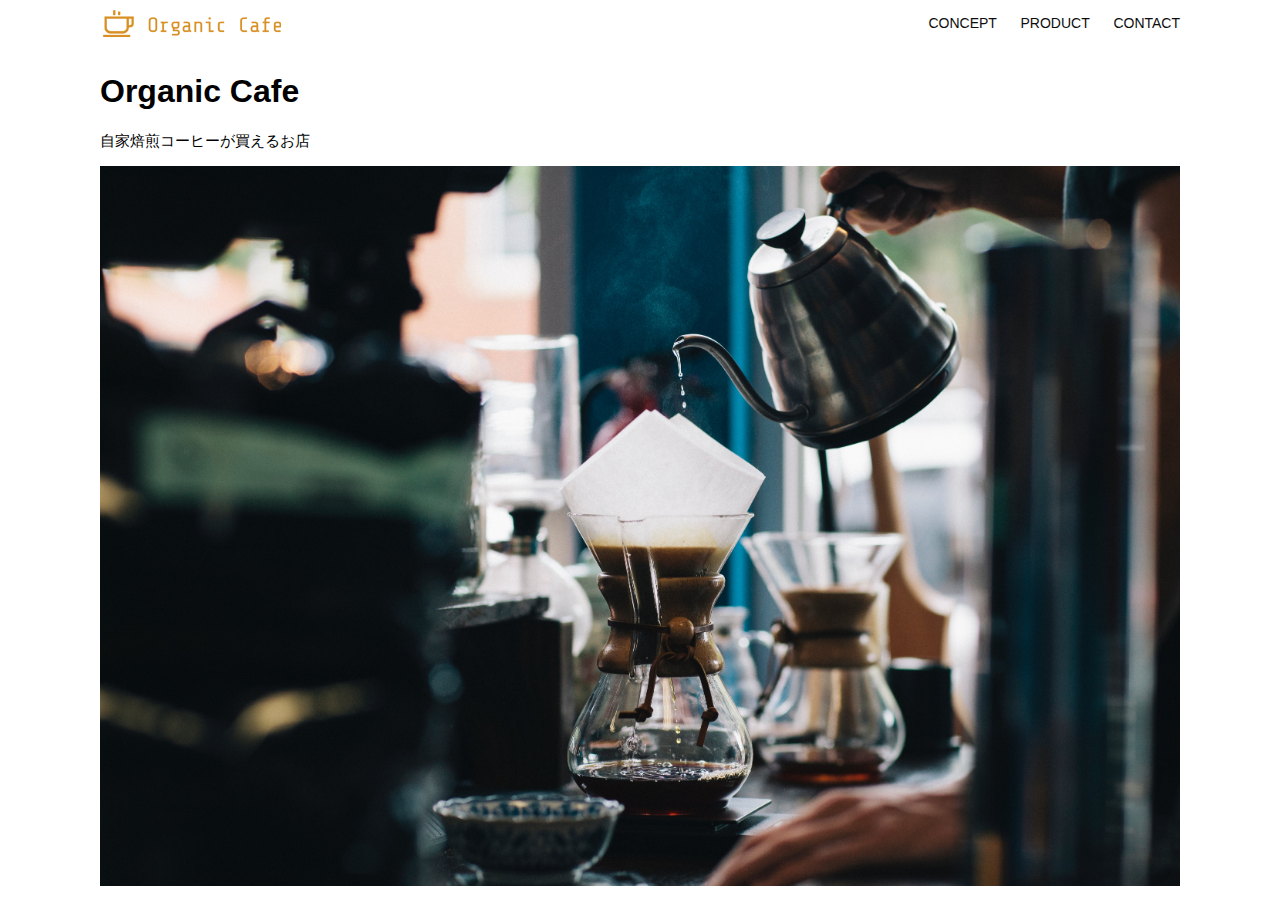
<file: kadai_013/index.html>
<!DOCTYPE html>
<html>
  <head>
    <title>Organic Cafe</title>
    <meta charset="UTF-8" />
    <meta name="description" content="自家焙煎のコーヒーがお家で楽しめるOrganic Cafe"/>
    <meta name="viewport" content="width=device-width, initial-scale=1.0" />
    <link rel="stylesheet" href="style.css" />
  </head>
  <body>
    <!-- ヘッダー -->
    <header>
      <!-- ロゴ -->
      <a href="index.html" id="logo"><img src="images/logo.png" alt="トップページに戻る"/></a>

      <!-- PC用ナビゲーション -->
      <nav id="nav-pc">
        <a href="index.html#concept">CONCEPT</a>
        <a href="index.html#product">PRODUCT</a>
        <a href="index.html#contact">CONTACT</a>
      </nav>

      <!-- スマホ用ハンバーガーメニュー -->
       <button id="menu-sp" onclick="document.getElementById('nav-sp').style.display = 'block'">
        <img src="images/button-menu.png" alt="ハンバーガーメニュー">
       </button>

       <!-- スマホ用ナビゲーション -->
        <nav id="nav-sp">
          <ul>
            <li>
             <img id="close" src="images/button-close.png" alt="ナビゲーションを閉じる" onclick="document.getElementById('nav-sp').style.display = 'none'">
            </li>
            <li>
             <a id="logo-sp" href="index.html" onclick="document.getElementById('nav-sp').style.display = 'none'">
             <img src="images/logo-sp.png" alt="トップページに戻る">
             </a>
            </li>
            <li>
             <a class="menu" href="index.html#cocept" onclick="document.getElementById('nav-sp').style.display = 'none'">CONCEPT</a>
            </li>
            <li>
              <a class="menu" href="index.html#product" onclick="document.getElementById('nav-sp').style.display = 'none'">PRODUCT</a>
            </li>
            <li>
              <a class="menu" href="index.html#contact" onclick="document.getElementById('nav-sp').style.display = 'none'">CONTACT</a>
            </li>
          </ul>

        </nav>

    </header>

    <main>
      <article>
        <!-- メインビジュアル -->
        <section id="main-visual">
          <div id="main-message">
            <h1>Organic Cafe</h1>
            <p>自家焙煎コーヒーが買えるお店</p>
          </div>
          <img src="images/main-image.jpg" alt="コーヒーをハンドドリップで淹れる画像"/>
        </section>
      </article>
    </main>
  </body>
</html>
</file>
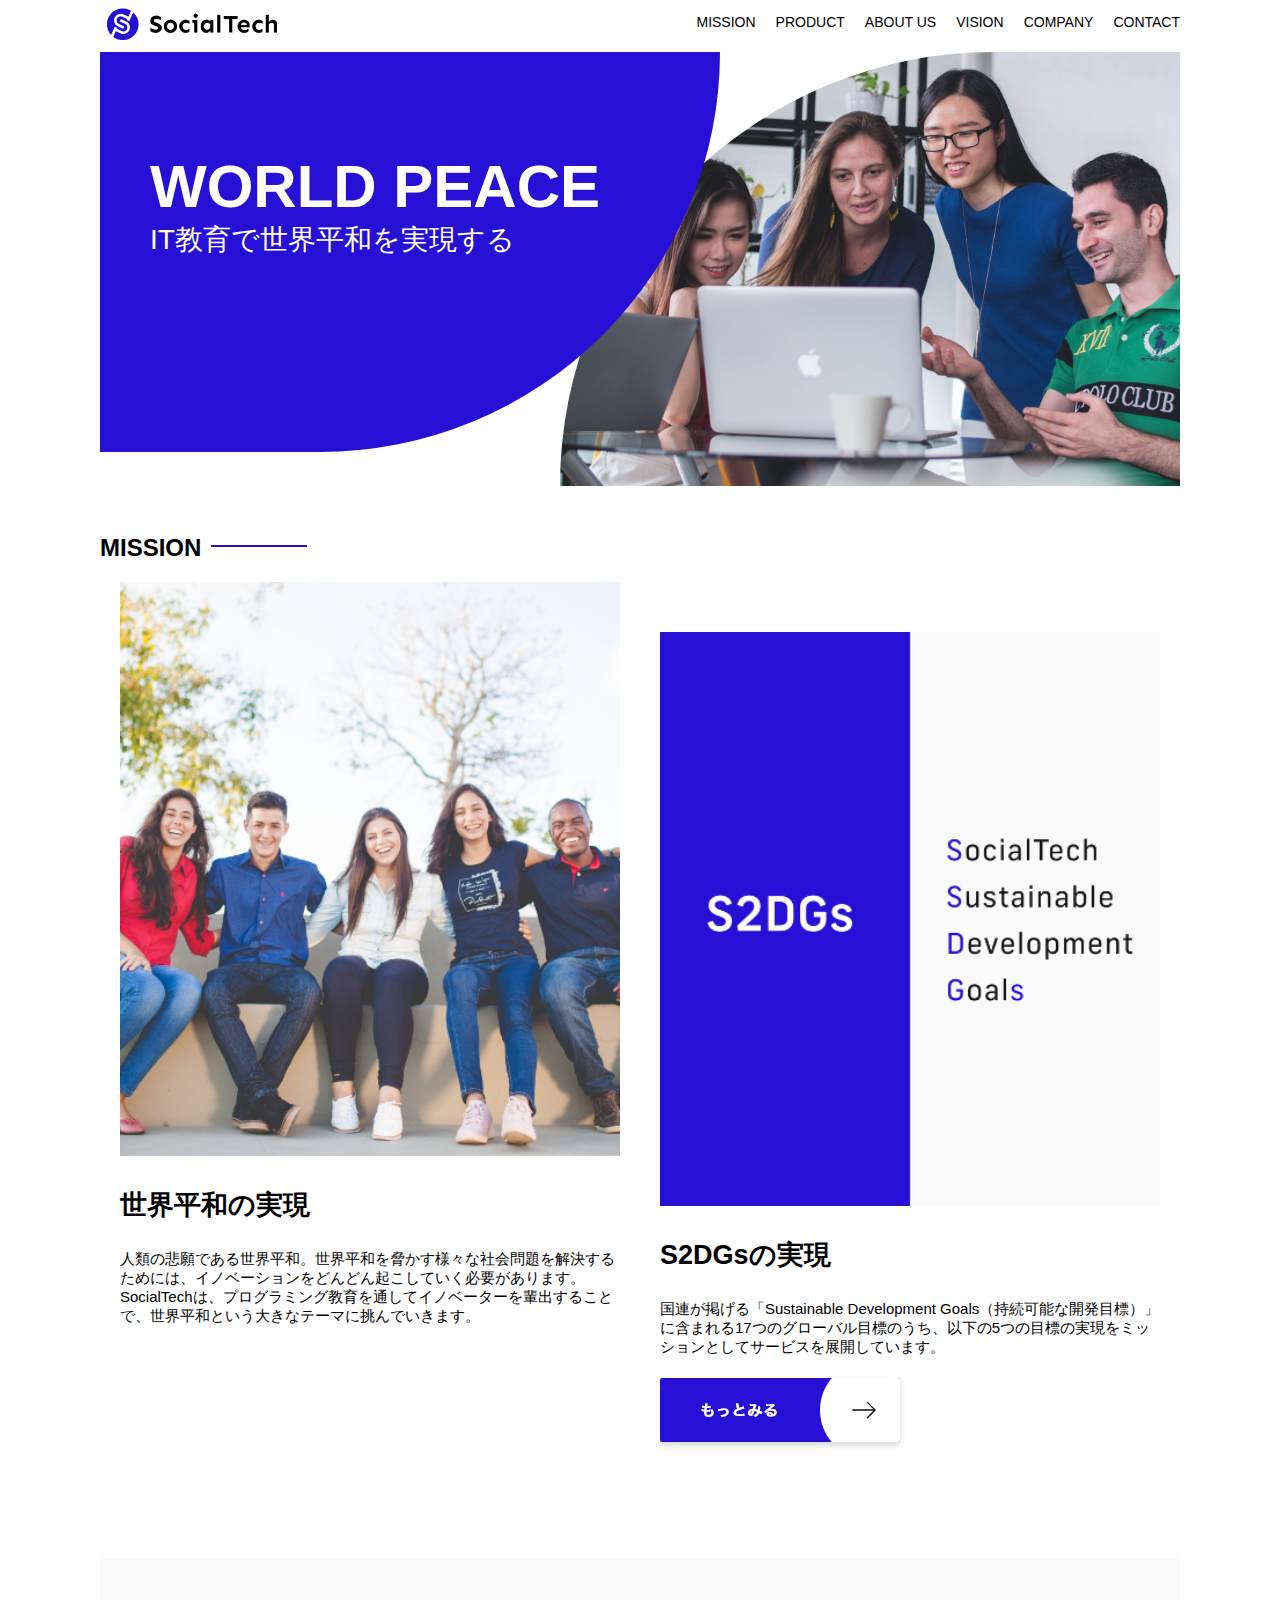
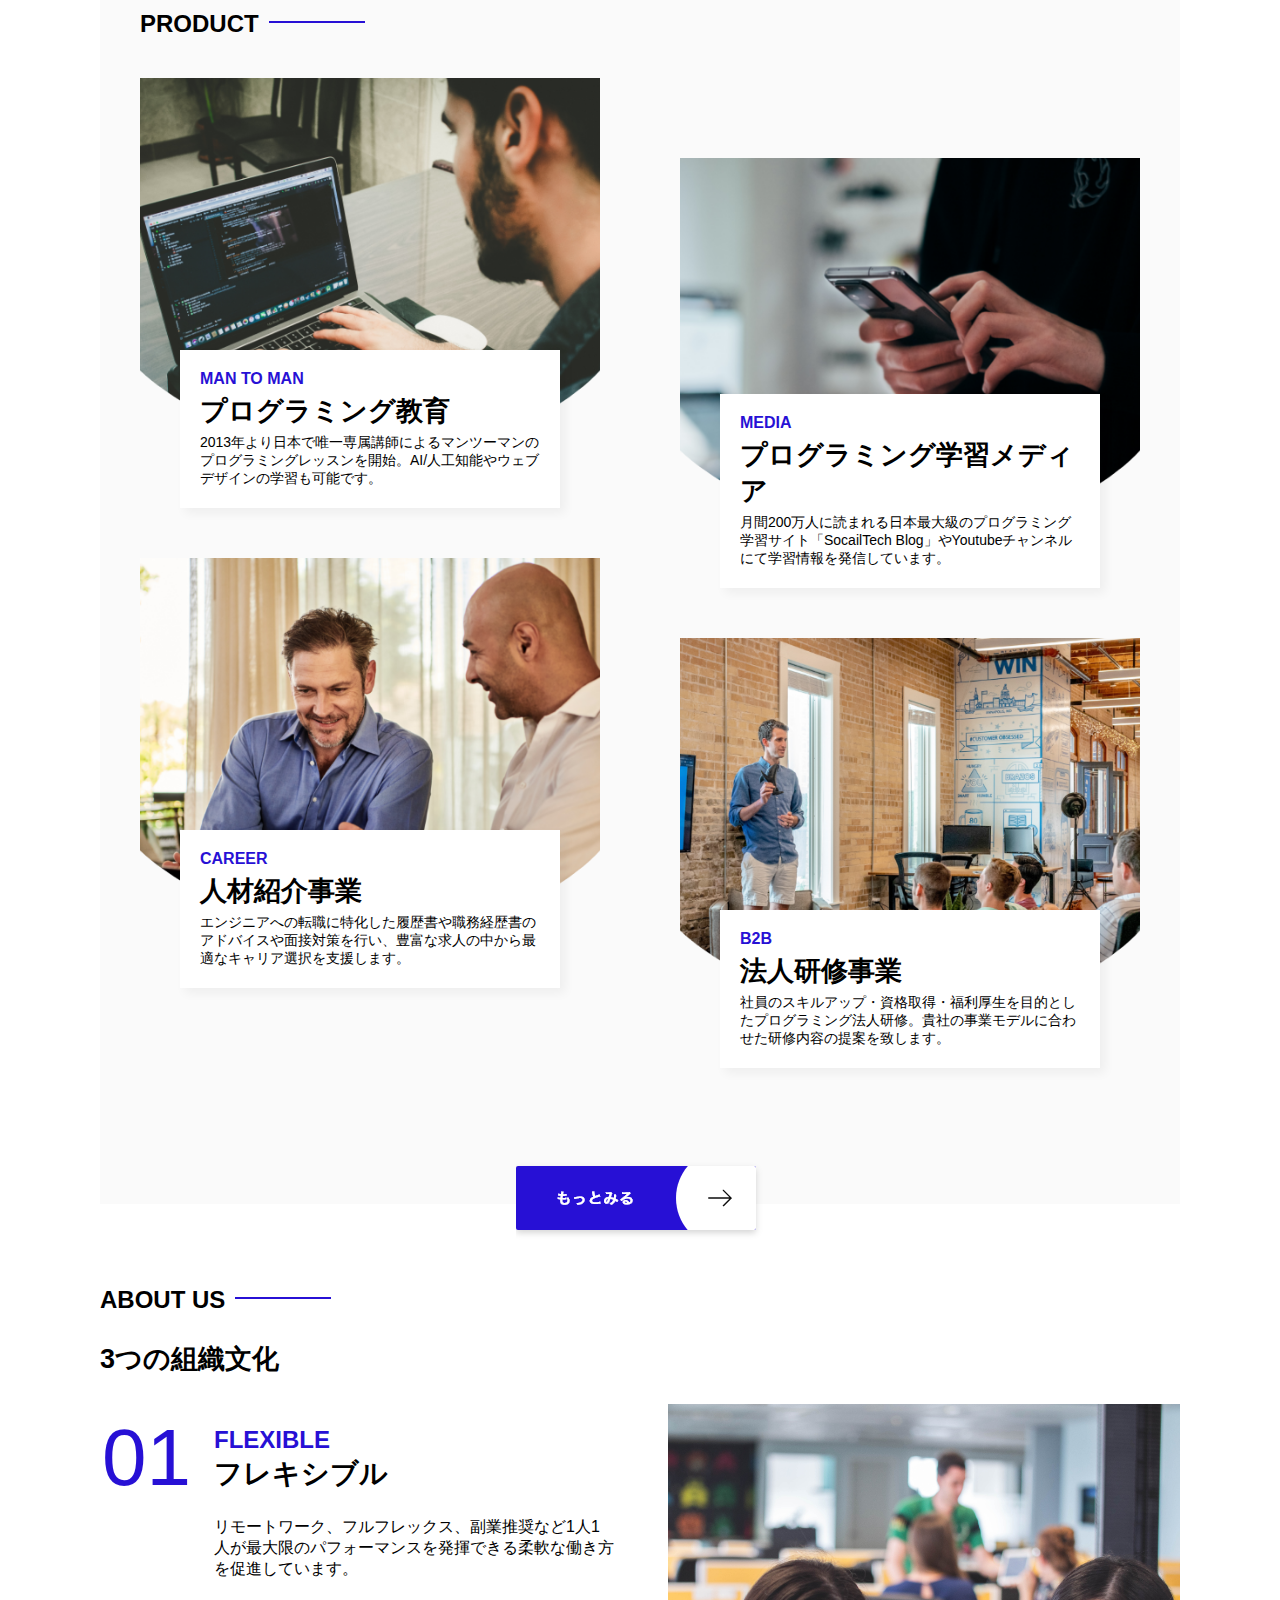
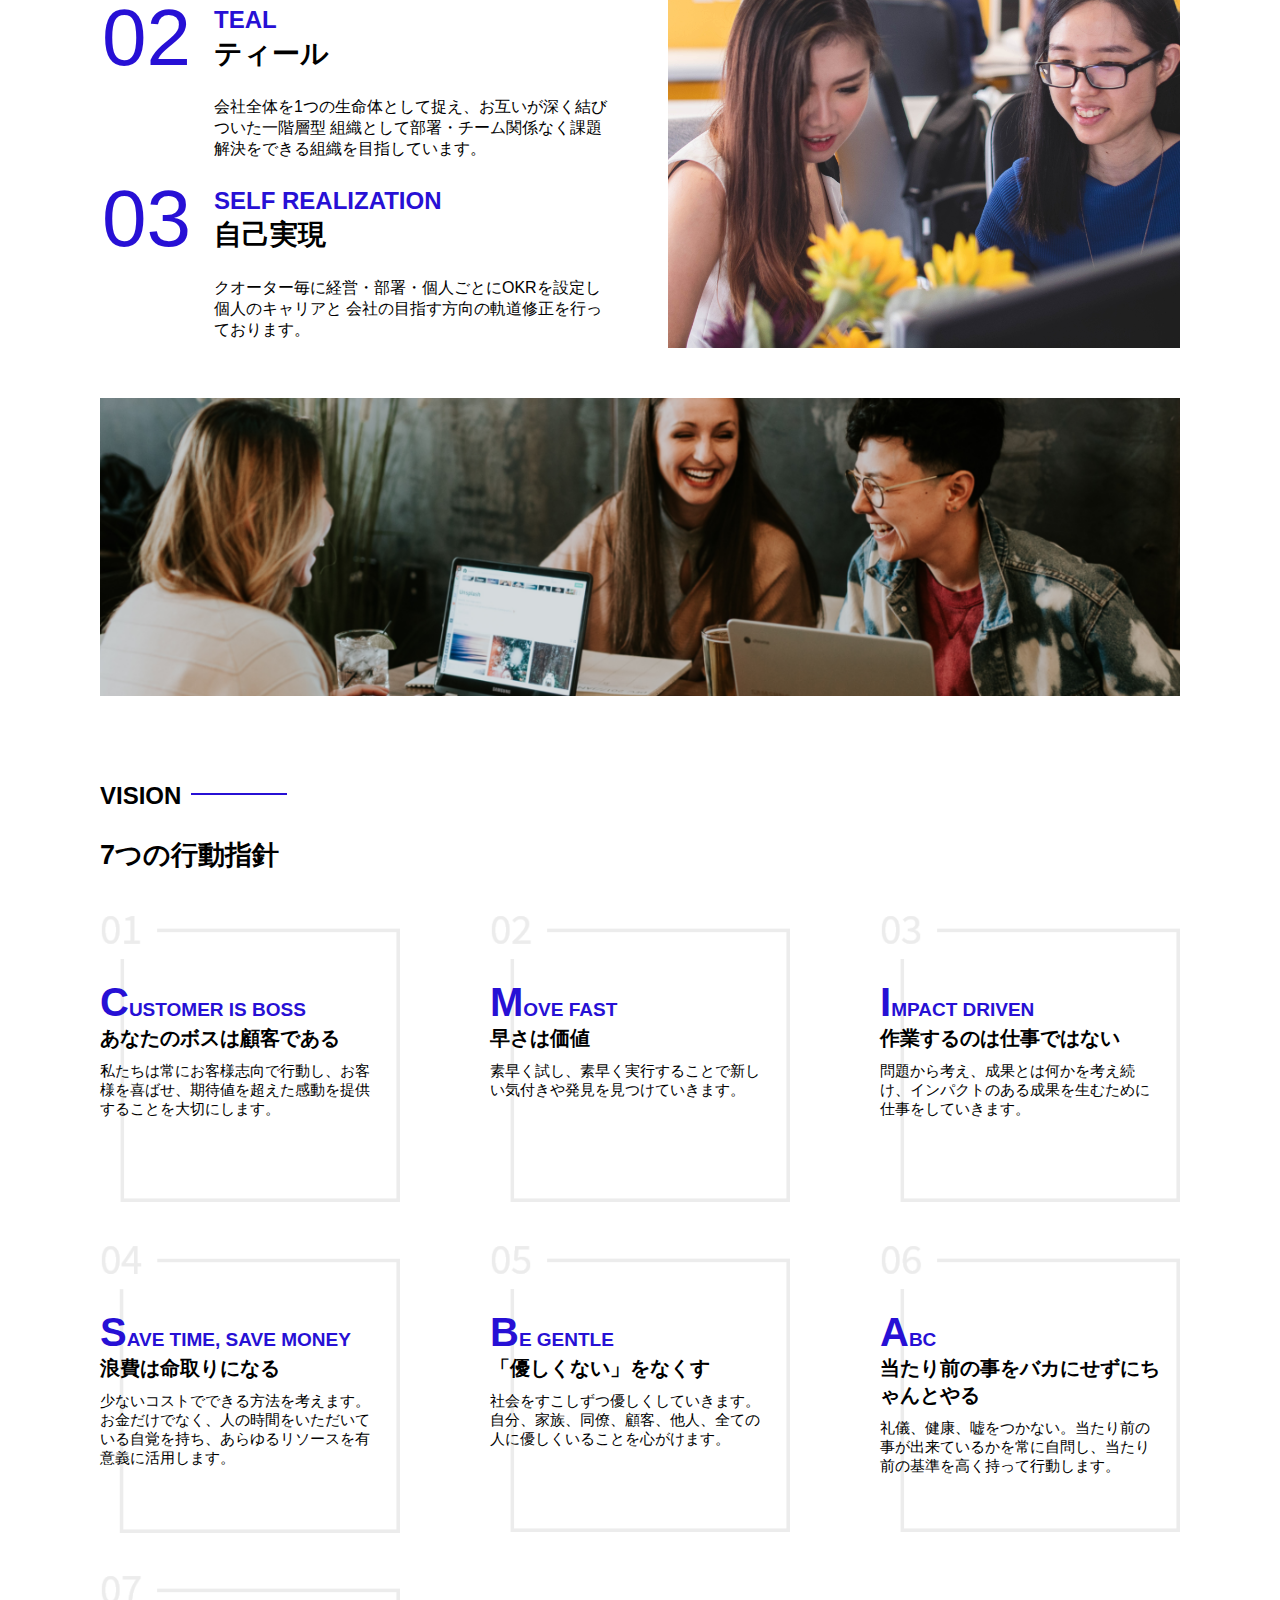
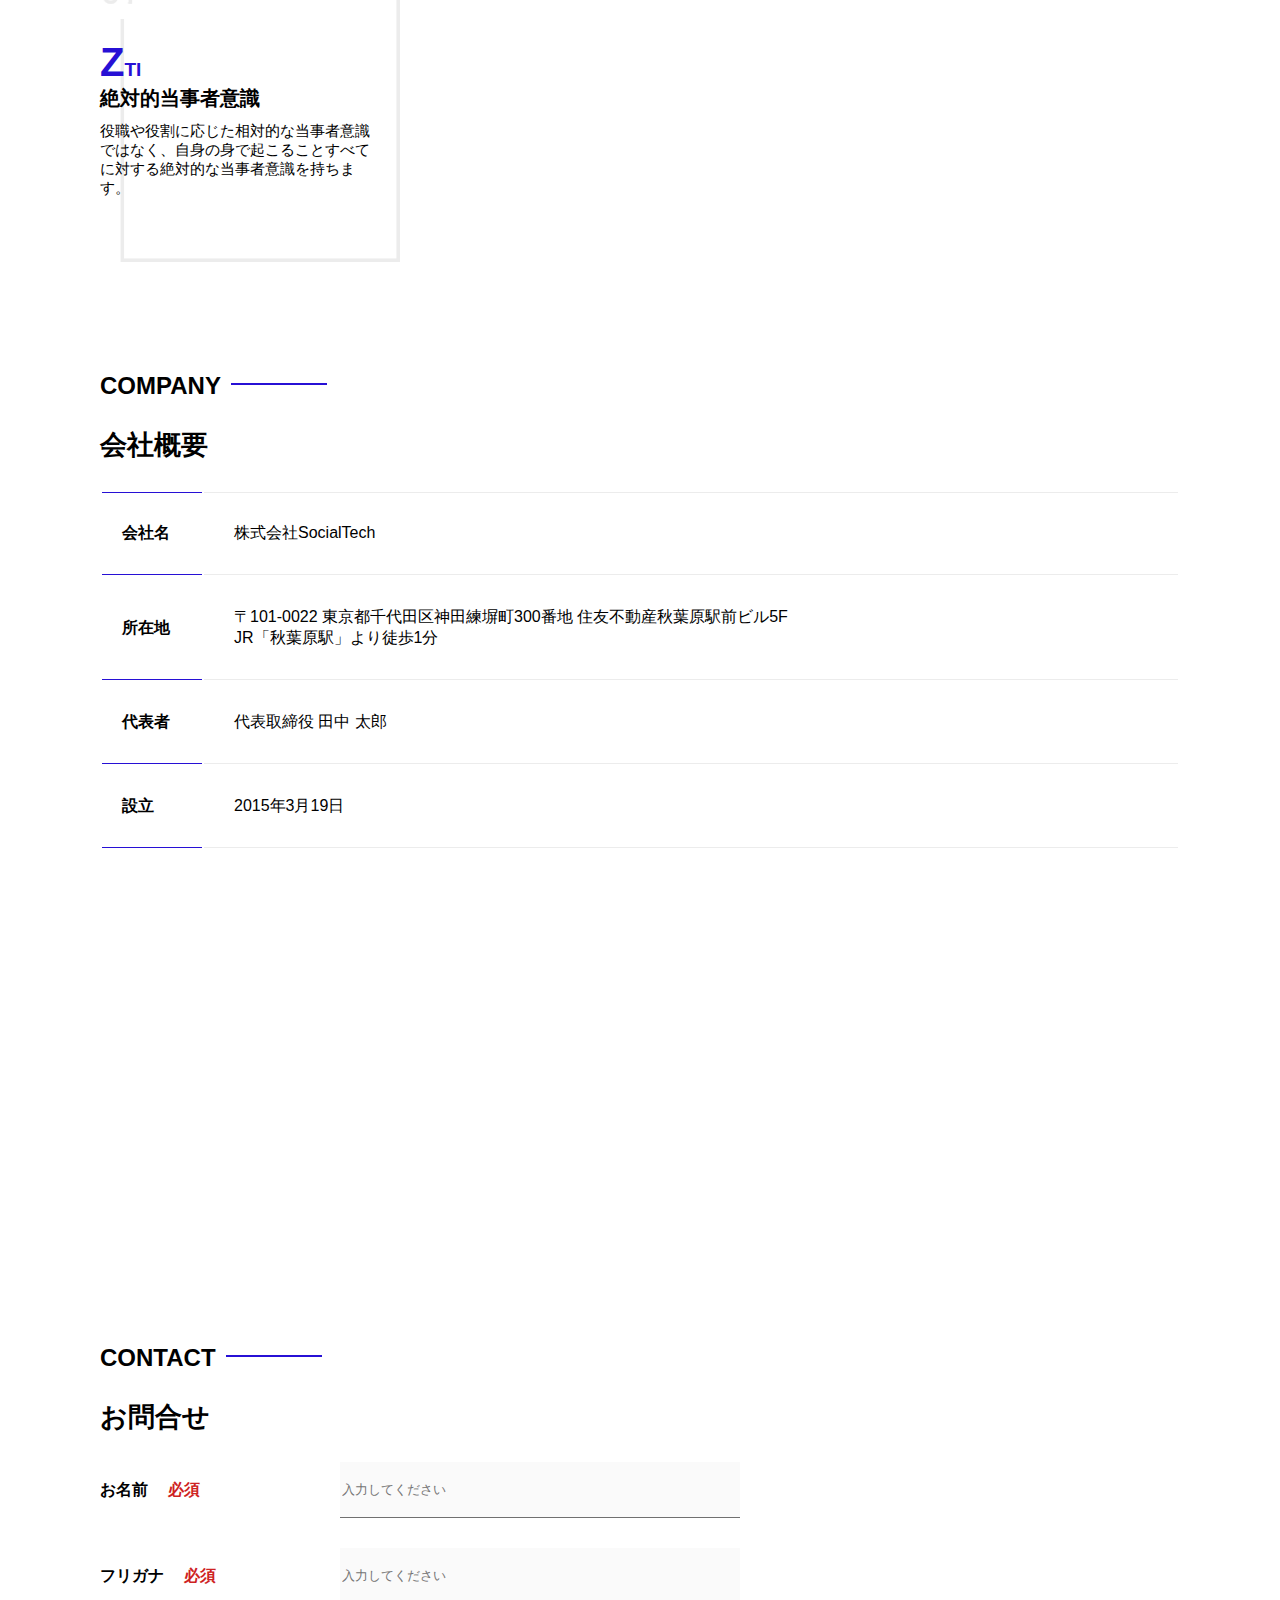
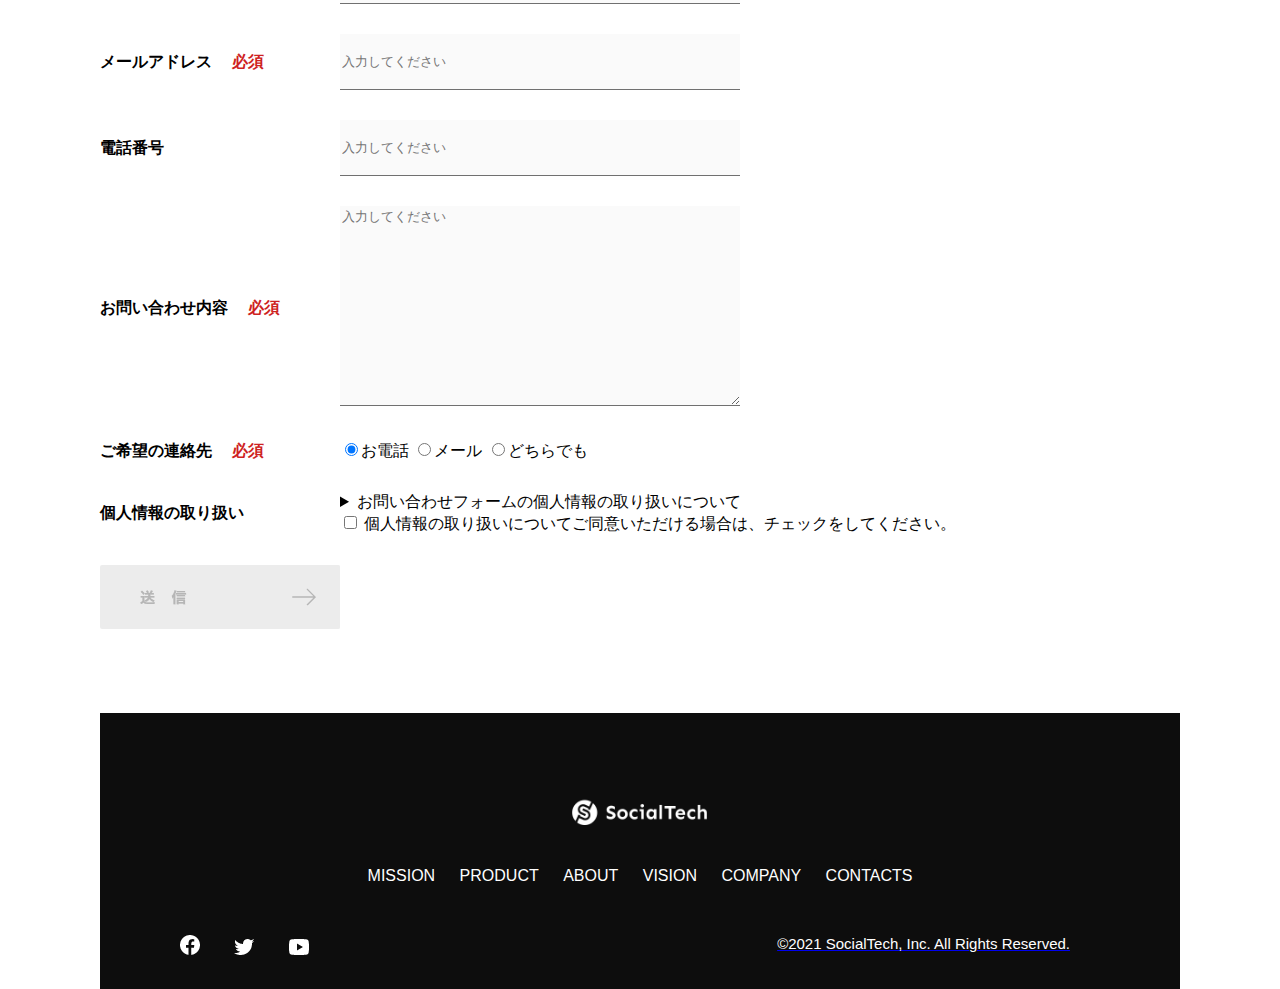
<file: kadai_tutorial_output/index.html>
<!DOCTYPE html>
<html>
  <head>
    <title>SocialTech</title>
    <meta charset="UTF-8">
    <meta name="description" content="SocialTechはEdTech業界のリーディングカンパニーを目指します。">
    <meta name="viewport" content="width=device-width, initial-scale=1.0">
    <link rel="stylesheet" href="style.css">
    <body>

      <header>
        <!-- ヘッダー -->
         <a href="index.html" id="logo">
          <img src="images/logo.png" alt="トップページに戻る"></a>

          <!-- PC用ナビゲーション -->
           <nav id="nav-pc">
            <ul>
              <li><a href="mission.html">MISSION</a></li>
              <li><a href="product.html">PRODUCT</a></li>
              <li><a href="index.html#aboutus">ABOUT US</a></li>
              <li><a href="index.html#vision">VISION</a></li>
              <li><a href="index.html#company">COMPANY</a></li>
              <li><a href="index.html#contact">CONTACT</a></li>
            </ul>

           </nav>
           <!-- スマホ用メニューボタン -->
            <button id="menu-sp" onclick="document.getElementById('nav-sp').style.display = 'block'">
              <img src="images/button-menu.png" alt="ナビゲーションを開く">
            </button>
            <!-- スマホ用ナビゲーション -->
             <div id="nav-sp">
             <button id="close" onclick="document.getElementById('nav-sp').style.display = 'none'">
              <img src="images/button-close.png" alt="ナビゲーションを閉じる">
             </button>

             <nav>
              <ul>
                <li>
                  <a  id="logo-sp" href="index.html" onclick="document.getElementById('nav-sp').style.display = 'none'"><img src="images/logo-sp.png" alt="トップページに戻る"></a>
                </li>
                <li><a class="menu" href="mission.html" onclick="document.getElementById('nav-sp').style.display = 'none'">MISSION</a></li>
                <li><a class="menu" href="product.html" onclick="document.getElementById('nav-sp').style.display = 'none'">PRODUCT</a></li>
                <li><a class="menu" href="index.html#aboutus" onclick="document.getElementById('nav-sp').style.display = 'none'">ABOUT US</a></li>
                <li><a class="menu" href="index.html#vision" onclick="document.getElementById('nav-sp').style.display = 'none'">VISION</a></li>
                <li><a class="menu" href="index.html#company" onclick="document.getElementById('nav-sp').style.display = 'none'">COMPANY</a></li>
                <li><a class="menu" href="index.html#contact" onclick="document.getElementById('nav-sp').style.display = 'none'">CONTACT</a></li>

              </ul>
             </nav>
             <div id="sns">
              <a href="https://www.facebook.com/sejuku2013">
             <img src="images/button-facebook.png" alt="Facebookのリンク">
           </a>
              <a href="https://www.facebook.com/sejuku2013">
                <img src="images/button-twitter.png" alt="twitterのリンク">
              </a>
              <a href="https://www.youtube.com/channel/UCCFOQO5aDK0xXam4cUQXT8g">
                <img src="images/button-youtube.png" alt="youtubeのリンク">
              </a>
             </div>


             </div>

      </header>
    </body>
    <main>
      <article>
        <!-- メインビジュアル -->
         <section id="main-visual">
          <div id="main-message">
            <h1>WORLD PEACE</h1>
            <p>IT教育で世界平和を実現する</p>
          </div>
          <img src="images/index/index-main.png" alt="PCの周りに集まる多国籍の仲間たち">
         </section>

         <!-- ミッション -->
          <section id="mission">
            <h2 class="index-h2">MISSION</h2>
            <div id="mission-flex">
              <div>
                <img id="mission-photo" src="images/index/index-mission.png" alt="屋外のベンチで写真を撮影する仲間たち">
                <h3>世界平和の実現</h3>
                <p>人類の悲願である世界平和。世界平和を脅かす様々な社会問題を解決するためには、イノベーションをどんどん起こしていく必要があります。SocialTechは、プログラミング教育を通してイノベーターを輩出することで、世界平和という大きなテーマに挑んでいきます。</p>
              </div>
              <div>
                <img id="s2dgs" src="images/index/s2dgs.png" alt="S2DGs">
                <h3>S2DGsの実現</h3>
                <p>国連が掲げる「Sustainable Development Goals（持続可能な開発目標）」に含まれる17つのグローバル目標のうち、以下の5つの目標の実現をミッションとしてサービスを展開しています。</p>
                <a href="mission.html">
                  <img src="images/button-more.png" alt="もっとみる">
                </a>     
              </div>
              </div>
          </section>
          <!-- プロダクト -->
           <section id="product">
            <h2 class="index-h2"> PRODUCT</h2>
            <div class="product-flex">
              <div id="product-left">
                <div>
                  <img class="product-photo" src="images/index/index-mantoman.png" alt="PCでコードを書く男性">
                  <div class="product-explain">
                    <span>MAN TO MAN</span>
                    <h3>プログラミング教育</h3>
                    <p>2013年より日本で唯一専属講師によるマンツーマンのプログラミングレッスンを開始。AI/人工知能やウェブデザインの学習も可能です。</p>
                  </div>
                </div>
                <div>
                  <img class="product-photo" src="images/index/index-career.png" alt="笑顔で話し合う2人の男性">
                  <div class="product-explain">
                    <span>CAREER</span>
                    <h3>人材紹介事業</h3>
                    <p>エンジニアへの転職に特化した履歴書や職務経歴書のアドバイスや面接対策を行い、豊富な求人の中から最適なキャリア選択を支援します。</p>
                  </div>
                </div>
              </div>
              <div id="product-right">
                <div>
                  <img class="product-photo" src="images/index/index-media.png" alt="スマートフォンを操作する人">
                  <div class="product-explain">
                    <span>MEDIA</span>
                    <h3>プログラミング学習メディア</h3>
                    <p>月間200万人に読まれる日本最大級のプログラミング学習サイト「SocailTech Blog」やYoutubeチャンネルにて学習情報を発信しています。</p>

                  </div>
                </div>
                <div>
                 <img class="product-photo" src="images/index/index-b2b.png" alt="公演中の男性とそれを聴く人々">
                 <div class="product-explain">
                    <span>B2B</span>
                    <h3>法人研修事業</h3>
                    <p>社員のスキルアップ・資格取得・福利厚生を目的としたプログラミング法人研修。貴社の事業モデルに合わせた研修内容の提案を致します。</p>
                 </div>
                </div>
              </div>
            </div>
             
             <div id="product-more">
              <a href="product.html">
                <img src="images/button-more.png" alt="もっとみる">
              </a>
             </div>
            </section>
            <!-- ABOUT US -->
             <section id="aboutus">
              <h2 class="index-h2">ABOUT US</h2>
              <h3>3つの組織文化</h3>
              <div>
                <table class="culture-table">
                  <tr>
                    <td class="culture-num">01</td>
                    <th><span class="culture-en">FLEXIBLE</span><br>フレキシブル</th>
                  </tr>
                  <tr>
                    <td>
                      <!-- 空のセル -->   
                    </td>
                    <td class="culture-description">リモートワーク、フルフレックス、副業推奨など1人1人が最大限のパフォーマンスを発揮できる柔軟な働き方を促進しています。</td>
                  </tr>
                  <tr>
                    <td class="culture-num">02</td>
                    <th><span class="culture-en">TEAL</span><br>ティール</th>
                  </tr>
                  <tr>
                    <td>
                      <!-- 空のセル -->
                    </td>
                    <td class="culture-description">会社全体を1つの生命体として捉え、お互いが深く結びついた一階層型 組織として部署・チーム関係なく課題解決をできる組織を目指しています。</td>
                  </tr>
                  <tr>
                    <td class="culture-num">03</td>
                    <th><span class="culture-en">SELF REALIZATION</span><br>自己実現</th>
                  </tr>
                  <tr>
                    <td>
                      <!-- 空のセル -->
                    </td>
                    <td class="culture-description">クオーター毎に経営・部署・個人ごとにOKRを設定し個人のキャリアと 会社の目指す方向の軌道修正を行っております。</td>
                  </tr>
                </table>
                <img class="culture-img" src="images/index/index-aboutus1.png" alt="笑顔で話し合う2人の女性">
              </div>
              <img class="culture-img2" src="images/index/index-aboutus2.png" alt="笑顔で話し合う３人の男女">
             </section>
             <!-- VISION -->
              <section id="vision">
                <h2 class="index-h2">VISION</h2>
                <h3>7つの行動指針</h3>
                <div>
                  <div class="vision-box">
                    <img src="images/index/vision-01.png" alt="01">
                    <div>
                      <h4>CUSTOMER IS BOSS</h4>
                      <h5>あなたのボスは顧客である</h5>
                      <p>私たちは常にお客様志向で行動し、お客様を喜ばせ、期待値を超えた感動を提供することを大切にします。</p>
                    </div>
                  </div>
                  <div class="vision-box">
                   <img src="images/index/vision-02.png" alt="02">
                   <div>
                    <h4>MOVE FAST</h4>
                    <h5>早さは価値</h5>
                    <p>素早く試し、素早く実行することで新しい気付きや発見を見つけていきます。</p>
                   </div>
                  </div>
                  <div class="vision-box">
                    <img src="images/index/vision-03.png" alt="03">
                    <div>
                      <h4>IMPACT DRIVEN</h4>
                      <h5>作業するのは仕事ではない</h5>
                      <p>問題から考え、成果とは何かを考え続け、インパクトのある成果を生むために仕事をしていきます。</p>
                    </div>
                  </div>
                  <div class="vision-box">
                    <img src="images/index/vision-04.png" alt="04">
                    <div>
                      <h4>SAVE TIME, SAVE MONEY</h4>
                      <h5>浪費は命取りになる</h5>
                      <p>少ないコストでできる方法を考えます。お金だけでなく、人の時間をいただいている自覚を持ち、あらゆるリソースを有意義に活用します。</p>
                    </div>
                  </div>
                   <div class="vision-box">
                    <img src="images/index/vision-05.png" alt="05">
                    <div>
                      <h4>BE GENTLE</h4>
                      <h5>「優しくない」をなくす</h5>
                      <p>社会をすこしずつ優しくしていきます。自分、家族、同僚、顧客、他人、全ての人に優しくいることを心がけます。</p>
                    </div>
                  </div>
                  <div class="vision-box">
                    <img src="images/index/vision-06.png" alt="06">
                    <div>
                      <h4>ABC</h4>
                      <h5>当たり前の事をバカにせずにちゃんとやる</h5>
                      <p>礼儀、健康、嘘をつかない。当たり前の事が出来ているかを常に自問し、当たり前の基準を高く持って行動します。</p>
                    </div>
                  </div>
                  <div class="vision-box">
                    <img src="images/index/vision-07.png" alt="07">
                    <div>
                      <h4>ZTI</h4>
                      <h5>絶対的当事者意識</h5>
                      <p>役職や役割に応じた相対的な当事者意識ではなく、自身の身で起こることすべてに対する絶対的な当事者意識を持ちます。</p>
                    </div>
                  </div>

                </div>
              </section>
              <!-- COMPANY -->
               <section id="company">
                <h2 class="index-h2">COMPANY</h2>
                <h3>会社概要</h3>
                  <table id="company-table">
                    <tr>
                      <th class="tableheader tableheader-first">会社名</th>
                      <td class="cell cell-first">株式会社SocialTech</td>
                    </tr>
                    <tr>
                      <th class="tableheader">所在地</th>
                      <td class="cell">〒101-0022 東京都千代田区神田練塀町300番地 住友不動産秋葉原駅前ビル5F<br>JR「秋葉原駅」より徒歩1分</td>
                    </tr>
                    <tr>
                      <th class="tableheader">代表者</th>
                      <td class="cell">代表取締役 田中 太郎</td>
                    </tr>
                    <tr>
                      <th class="tableheader">設立</th>
                      <td class="cell">2015年3月19日</td>
                    </tr>
                  </table>
     <iframe src="https://www.google.com/maps/embed?pb=!1m18!1m12!1m3!1d3240.0688540195165!2d139.7746526!3d35.6999232!2m3!1f0!2f0!3f0!3m2!1i1024!2i768!4f13.1!3m3!1m2!1s0x60188fee13660e23%3A0x77137876edf742ac!2z5L2P5Y-L5LiN5YuV55Sj56eL6JGJ5Y6f6aeF5YmN44OT44Or!5e0!3m2!1sja!2sjp!4v1751941991889!5m2!1sja!2sjp" width="600" height="450" style="border:0;" allowfullscreen="" loading="lazy" referrerpolicy="no-referrer-when-downgrade">

     </iframe>         
               </section>
               <!-- お問い合わせフォーム -->
                <section id="contact">
                  <h2 class="index-h2">CONTACT</h2>
                  <h3>お問合せ</h3>
                  <form>
                    <div>
                      <div class="contact-heading">
                        <label class="contact-label">お名前<span class="contact-span">必須</span></label>
                      </div>
                      <div>
                        <input type="text" name="name" placeholder="入力してください" class="contact-textbox">
                      </div>
                    </div>
                    <div>
                      <div class="contact-heading">
                        <label class="contact-label">フリガナ<span class="contact-span">必須</span></label>
                      </div>
                      <div>
                        <input type="text" name="hurigana" placeholder="入力してください" class="contact-textbox">
                      </div>
                    </div>
                    <div>
                      <div class="contact-heading">
                      <label class="contact-label">メールアドレス<span class="contact-span">必須</span></label>
                    </div>
                    <div>
                      <input type="text" name="email" placeholder="入力してください" class="contact-textbox">
                    </div>
                    </div>
                    <div>
                      <div class="contact-heading">
                        <label class="contact-label">電話番号</label>
                      </div>
                      <div>
                        <input type="text" name="tel" placeholder="入力してください" class="contact-textbox">
                      </div>
                    </div>
                    <div>
                      <div class="contact-heading">
                        <label class="contact-label">お問い合わせ内容<span class="contact-span">必須</span></label>
                      </div>
                      <div>
                        <textarea class="contact-textarea" placeholder="入力してください" name="message"></textarea>
                      </div>
                    </div>
                    <div>
                      <div class="contact-heading">
                        <label class="contact-label">ご希望の連絡先<sapn class="contact-span">必須</sapn></label>
                      </div>
                      <div>
                        <input class="radiobutton" type="radio" value="tel" name="contact" checked><label>お電話</label>
                        <input class="radiobutton" type="radio" value="mail" name="contact"><label>メール</label>
                        <input class="radiobutton" type="radio" value="both" name="contact"><label>どちらでも</label>
                      </div>
                    </div>
                    <div>
                      <div class="contact-heading">
                        <label class="contact-label">個人情報の取り扱い</label>
                      </div>
                      <div>
                        <details>
                          <summary>お問い合わせフォームの個人情報の取り扱いについて</summary>
                          <div>
                            <dl>
                              <dt>1.組織の名称又は氏名</dt>
                              <dd>株式会社SocialTech</dd>
                              <dt>２．個人情報保護管理者（若しくはその代理人）の氏名又は職名、所属及び連絡先</dt>
                              <dd>
                                <p>鈴木 一郎 コーポレート部</p>
                                <p>メールアドレス：samurai@example.com</p>
                                <p>TEL：03-1234-5678</p>
                              </dd>
                              <dt>3. 個人情報の利用目的</dt>
                              <dd>
                                <ul>
                                  <li>本サービス及び本サービスに関連する情報の提供又はそれらに関する連絡のため</li>
                                  <li>ユーザーの本人確認のため</li>
                                  <li>当社サービスのご案内のため</li>
                                  <li>当社の商品等の広告または宣伝（電子メールによるものを含むものとします。）</li>
                                </ul>
                              </dd>
                              <dt>４．個人情報の取り扱い業務の委託</dt>
                              <dd>個人情報の取扱業務の全部または一部を外部に業務委託する場合があります。その際、弊社は、個人情報を適切に保護できる管理体制を敷き実行していることを条件として委託先を厳選したうえで、機密保持契約を委託先と締結し、お客様の個人情報を厳密に管理させます。</dd>
                              <dt>５．個人情報の開示等の請求</dt>
                              <dd>お客様は、弊社に対してご自身の個人情報の開示等（利用目的の通知、開示、内容の訂正・追加・削除、利用の停止または消去、第三者への提供の停止）に関して、当社問合わせ窓口に申し出ることができます。<br>
                                  その際、弊社はお客様ご本人を確認させていただいたうえで、合理的な期間内に対応いたします。<br>
                                  なお、個人情報に関する弊社問合わせ先は、次の通りです。
                              </dd>
                              <dd>
                                <p>株式会社SocialTech　個人情報問合せ窓口</p>
                                <p>〒150-0043　東京都千代田区神田練塀町300番地 住友不動産秋葉原駅前ビル5F</p>
                                <p>メールアドレス：samurai@example.com　TEL：03-1234-5678</p>
                              </dd>

                              <dt>６．個人情報を提供されることの任意性について</dt>
                              <dd>お客様がご自身の個人情報を弊社に提供されるか否かは、お客様のご判断によりますが、もしご提供されない場合には、適切なサービスが提供できない場合がありますので予めご了承ください。</dd>
                            </dl>
                          </div>
                        </details>
                        <input type="checkbox" name="agree">
                        <span>個人情報の取り扱いについてご同意いただける場合は、チェックをしてください。</span>
                      </div>
                    </div>
                     <input type="image" src="images/button-submit.png" alt="送信する">
                  </form>
                </section>
      </article>
    </main>

     <footer>
      <div id="footer-logo">
        <img src="images/logo-sp.png" alt="SocialTech">
      </div>
      <div id="footer-link">
        <a href="mission.html">MISSION</a>
        <a href="product.html">PRODUCT</a>
        <a href="index.html#aboutus">ABOUT</a>
        <a href="index.html#vision">VISION</a>
        <a href="index.html#company">COMPANY</a>
        <a href="index.html#contact">CONTACTS</a>
      </div>
      <div id="sns-footer">
        <div class="sns-btns">
        <a href="https://www.facebook.com/sejuku2013"><img src="images/button-facebook.png" alt="Facebookのリンク"></a>
        <a href="https://twitter.com/samuraijuku"><img src="images/button-twitter.png" alt="Twitterのリンク"></a>
        <a href="https://www.youtube.com/channel/UCCFOQO5aDK0xXam4cUQXT8g"><img src="images/button-youtube.png" alt="youtubeのリンク"</a>
        </div>
      <p id="copyright">&copy;2021 SocialTech, Inc. All Rights Reserved.</p>
      </div>
     </footer>
  </head>
</html>
</file>
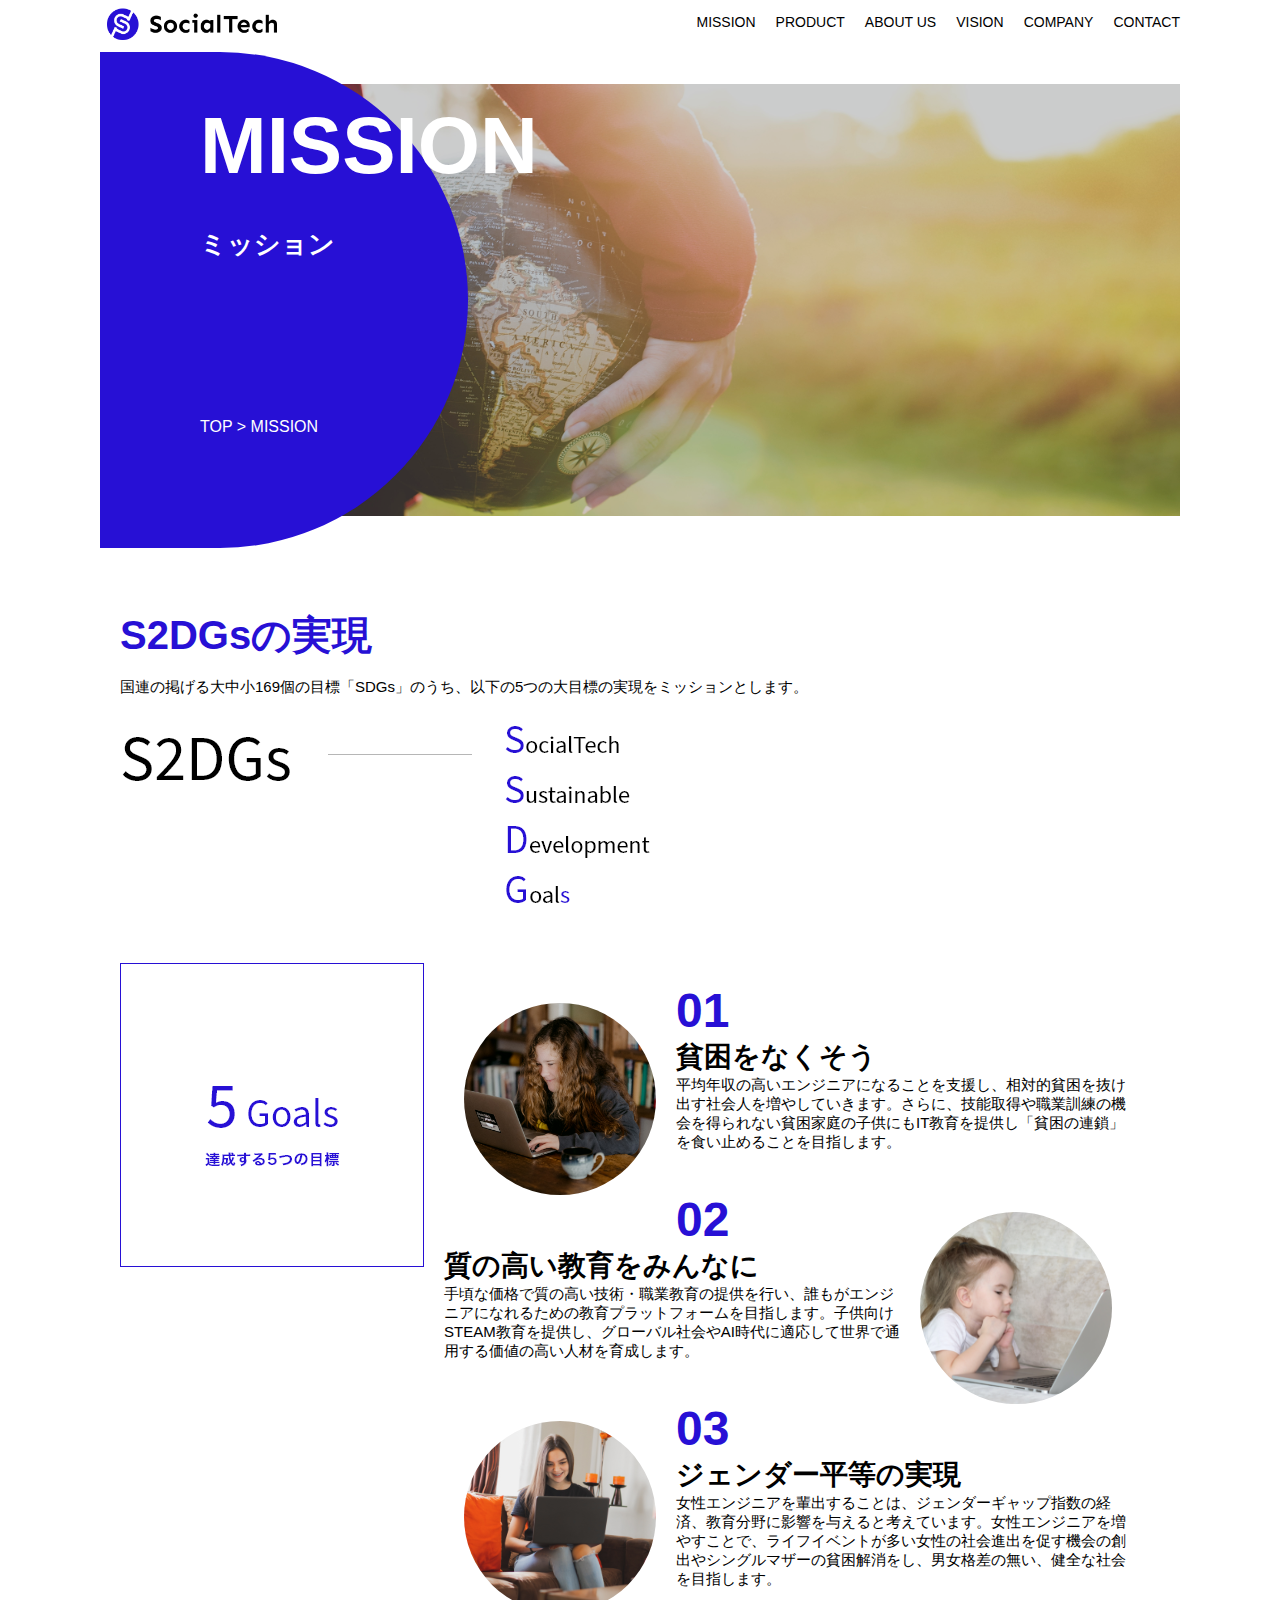
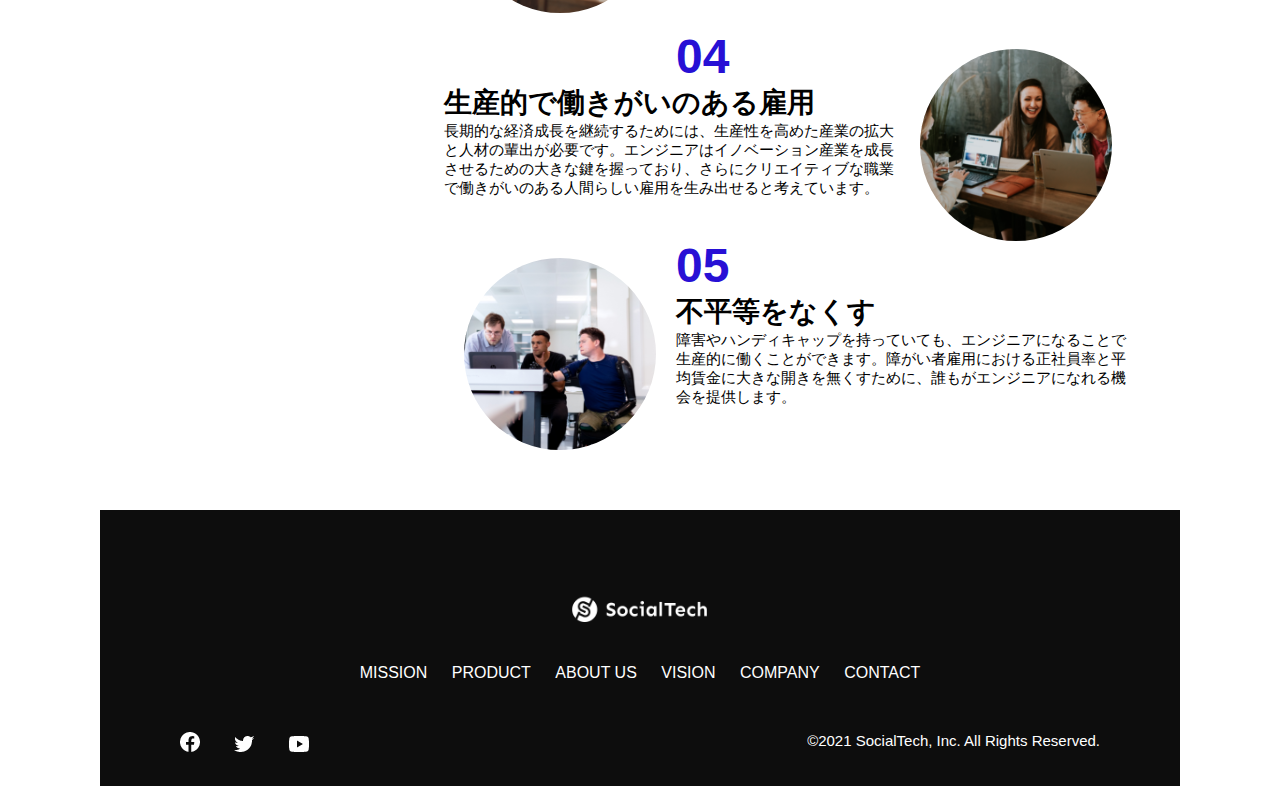
<file: kadai_tutorial_output/mission.html>
<!DOCTYPE html>
<html>
  <head>
    <title>SocialTech - MISSION ミッション -</title>
    <meta charset="utf-8">
    <meta name="description" content="SocialTechが目指す5つの目標（S2DGs）を紹介します">
    <meta name="viewport" content="width=device-width, initial-scale=1.0">
    <link rel="stylesheet" href="style.css">
  </head>

  <body>
    <!-- header -->
    <header>
      <!-- LOGO -->
      <a href="index.html" id="logo">
        <img src="images/logo.png" alt="トップページに戻る">
      </a> 

      <!-- PC用ナビゲーション -->
       <nav id="nav-pc">
        <ul>
          <li><a href="mission.html">MISSION</a></li>
          <li><a href="product.html">PRODUCT</a></li>
          <li><a href="index.html#aboutus">ABOUT US</a></li>
          <li><a href="index.html#vision">VISION</a></li>
          <li><a href="index.html#company">COMPANY</a></li>
          <li><a href="index.html#contact">CONTACT</a></li>
        </ul>
       </nav>

       <!-- スマホ用メニューボタン -->
        <button id="menu-sp" onclick="document.getElementById('nav-sp').style.display = 'block'">
          <img src="images/button-menu.png" alt="ナビゲーションを開く">
        </button>

        <!-- スマホ用ナビゲーション -->
         <div id="nav-sp">
          <button id="close" onclick="document.getElementById('nav-sp').style.display = 'none'">
            <img src="images/button-close.png" alt="ナビゲーションを閉じる">
          </button>

          <nav>
            <ul>
              <li>
                <a id="logo-sp" href="index.html" onclick="document.getElementById('nav-sp').style.display = 'none'"><img src="images/logo-sp.png" alt="トップページに戻る"></a>
              </li>
              <li><a class="menu" href="mission.html" onclick="document.getElementById('nav-sp').style.display = 'none'">MISSION</a></li>
              <li><a class="menu" href="product.html" onclick="document.getElementById('nav-sp').style.display = 'none'">PRODUCT</a></li>
              <li><a class="menu" href="index.html#aboutus" onclick="document.getElementById('nav-sp').style.display = 'none'">ABOUT US</a></li>
              <li><a class="menu" href="index.html#vision" onclick="document.getElementById('nav-sp').style.display = 'none'">VISION</a></li>
              <li><a class="menu" href="index.html#company" onclick="document.getElementById('nav-sp').style.display = 'none'">COMPANY</a></li>
              <li><a class="menu" href="index.html#contact" onclick="document.getElementById('nav-sp').style.display = 'none'">CONTACT</a></li>
            </ul>
          </nav>
          <div id="sns">
            <a href="https://www.facebook.com/sejuku2013">
              <img src="images/button-facebook.png" alt="Facebookのリンク">
            </a>
            <a href="https://twitter.com/samuraijuku">
              <img src="images/button-twitter.png" alt="twitterのリンク">
            </a>
            <a href="https://www.youtube.com/channel/UCCFOQO5aDK0xXam4cUQXT8g">
              <img src="images/button-youtube.png" alt="youtubeのリンク">
            </a>
          </div>
        </div>

    </header>

    <main>
      <article>
        <section id="mission-main">
          <div class="mission-main-inner">
            <div id="mission-title">
              <h1>MISSION<br><span>ミッション</span></h1>
              <p>TOP > MISSION</p>
            </div>
          </div>

        </section>

        <section id="mission-s2dgs">
          <h2 class="mission-h2">S2DGsの実現</h2>
          <p>国連の掲げる大中小169個の目標「SDGs」のうち、以下の5つの大目標の実現をミッションとします。</p>
          <img src="images/mission/mission-s2dgs.png" alt="S2DGs">
        </section>

        <section id="mission-five-goals">
          <div class="five-goals-images">
            <img src="images/mission/mission-5goals.png" alt="5goals">
          </div>
          <div class="five-goals-read">
            <div>
              <img class="fivegoals-images-left" src="images/mission/mission-5goals01.png" alt="PCを操作する女の子">
              <span class="fivegoals-number">01</span>
              <h3 class="fivegoals-h3">貧困をなくそう</h3>
              <p class="fivegoals-p">平均年収の高いエンジニアになることを支援し、相対的貧困を抜け出す社会人を増やしていきます。さらに、技能取得や職業訓練の機会を得られない貧困家庭の子供にもIT教育を提供し「貧困の連鎖」を食い止めることを目指します。</p>
            </div>
            <div>
               <img class="fivegoals-images-right" src="images/mission/mission-5goals02.png" alt="PCを見つめる小さい女の子">
               <span class="fivegoals-number">02</span>
               <h3 class="fivegoals-h3">質の高い教育をみんなに</h3>
               <p class="fivegoals-p">手頃な価格で質の高い技術・職業教育の提供を行い、誰もがエンジニアになれるための教育プラットフォームを目指します。子供向けSTEAM教育を提供し、グローバル社会やAI時代に適応して世界で通用する価値の高い人材を育成します。</p>
             </div>
             <div>
              <img class="fivegoals-images-left" src="images/mission/mission-5goals03.png" alt="PCを操作する女性">
              <span class="fivegoals-number">03</span>
              <h3 class="fivegoals-h3">ジェンダー平等の実現</h3>
              <p class="fivegoals-p">女性エンジニアを輩出することは、ジェンダーギャップ指数の経済、教育分野に影響を与えると考えています。女性エンジニアを増やすことで、ライフイベントが多い女性の社会進出を促す機会の創出やシングルマザーの貧困解消をし、男女格差の無い、健全な社会を目指します。</p>
             </div>
             <div>
              <img class="fivegoals-images-right" src="images/mission/mission-5goals04.png" alt="笑顔で話し合う3人の男女">
              <span class="fivegoals-number">04</span>
              <h3 class="fivegoals-h3">生産的で働きがいのある雇用</h3>
              <p class="fivegoals-p">長期的な経済成長を継続するためには、生産性を高めた産業の拡大と人材の輩出が必要です。エンジニアはイノベーション産業を成長させるための大きな鍵を握っており、さらにクリエイティブな職業で働きがいのある人間らしい雇用を生み出せると考えています。</p>
            </div>
            <div>
              <img class="fivegoals-images-left" src="images/mission/mission-5goals05.png" alt="障害を持つ男性が生き生きと働く様子">
              <span class="fivegoals-number">05</span>
              <h3 class="fivegoals-h3">不平等をなくす</h3>
              <p class="fivegoals-p">障害やハンディキャップを持っていても、エンジニアになることで生産的に働くことができます。障がい者雇用における正社員率と平均賃金に大きな開きを無くすために、誰もがエンジニアになれる機会を提供します。</p>
            </div>

          </div>
        </section>

      </article>
    </main>

    <footer>
      <div id="footer-logo">
        <img src="images/logo-sp.png" alt="SocialTech">
      </div>
      <div id="footer-link">
        <a href="mission.html">MISSION</a>
        <a href="product.html">PRODUCT</a>
        <a href="index.html#aboutus">ABOUT US</a>
        <a href="index.html#vision">VISION</a>
        <a href="index.html#company">COMPANY</a>
        <a href="index.html#contact">CONTACT</a>
      </div>
      <div id="sns-footer">
        <div class="sns-btns">
          <a href="https://www.facebook.com/sejuku2013"><img src="images/button-facebook.png" alt="Facebookのリンク"></a>
          <a href="https://twitter.com/samuraijuku"><img src="images/button-twitter.png" alt="Twitterのリンク"></a>
          <a href="https://www.youtube.com/channel/UCCFOQO5aDK0xXam4cUQXT8g"><img src="images/button-youtube.png" alt="youtubeのリンク"></a>
        </div>
        <p id="copyright">&copy;2021 SocialTech, Inc. All Rights Reserved.</p>
      </div>
    </footer>

  </body>
</html>
</file>
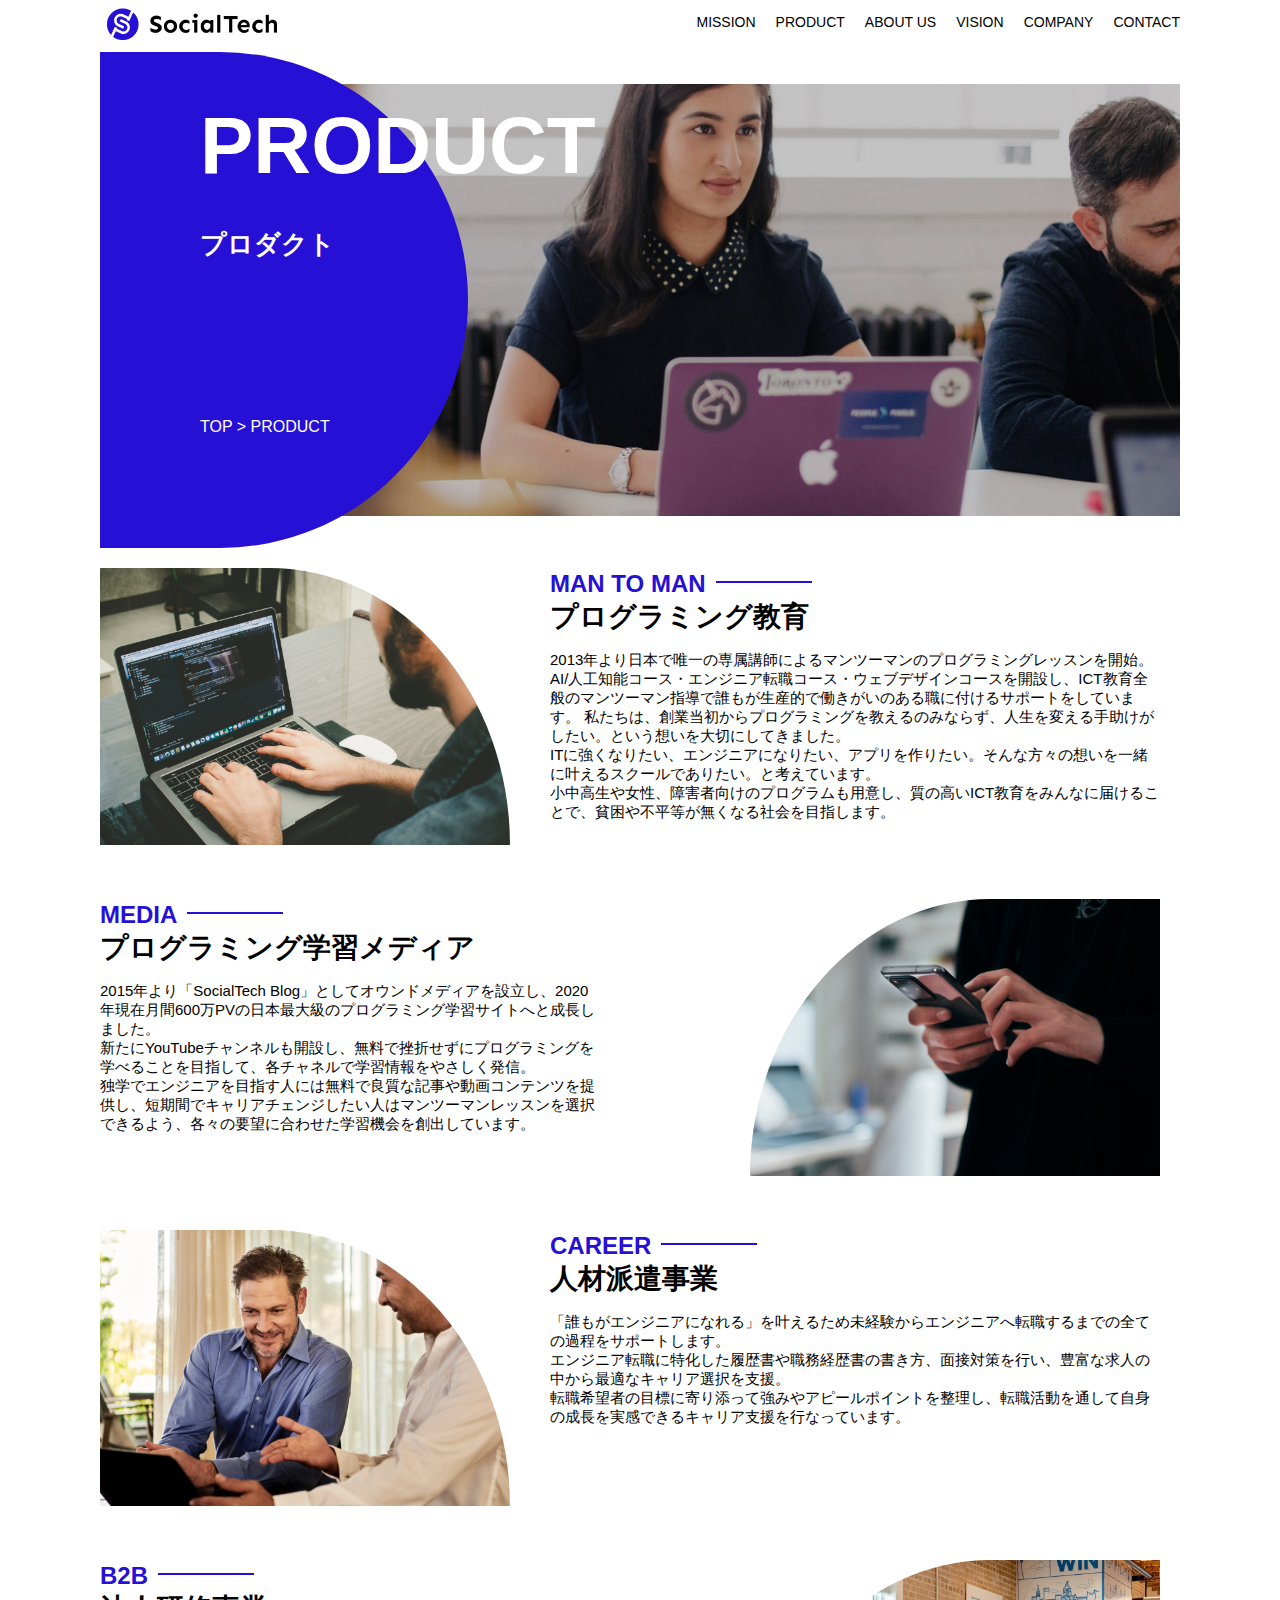
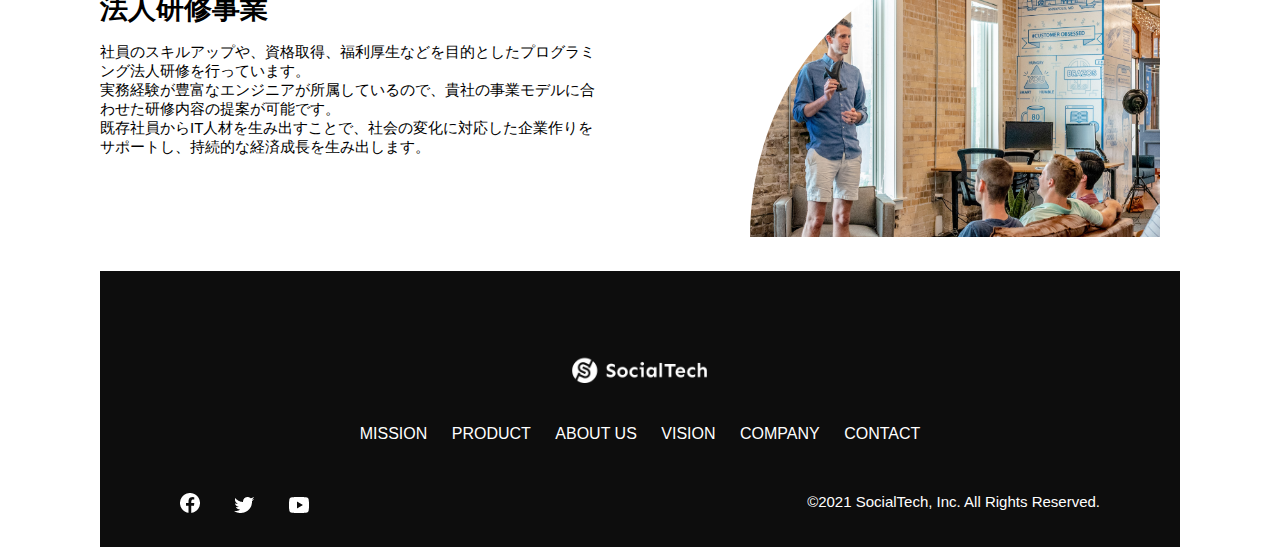
<file: kadai_tutorial_output/product.html>
<!DOCTYPE html>
<html>
  <head>
    <title>SocialTech - PRODUCT プロダクト -</title>
    <meta charset="utf-8">
    <meta name="description" content="SocialTechの4つのプロダクトを紹介します">
    <meta name="viewport" content="width=device-width, initial-scale=1.0">
    <link rel="stylesheet" href="style.css">
  </head>

  <body>
    <!-- header -->
    <header>
      <!-- LOGO -->
      <a href="index.html" id="logo">
        <img src="images/logo.png" alt="トップページに戻る">
      </a> 

      <!-- PC用ナビゲーション -->
       <nav id="nav-pc">
        <ul>
          <li><a href="mission.html">MISSION</a></li>
          <li><a href="product.html">PRODUCT</a></li>
          <li><a href="index.html#aboutus">ABOUT US</a></li>
          <li><a href="index.html#vision">VISION</a></li>
          <li><a href="index.html#company">COMPANY</a></li>
          <li><a href="index.html#contact">CONTACT</a></li>
        </ul>
       </nav>

       <!-- スマホ用メニューボタン -->
        <button id="menu-sp" onclick="document.getElementById('nav-sp').style.display = 'block'">
          <img src="images/button-menu.png" alt="ナビゲーションを開く">
        </button>

        <!-- スマホ用ナビゲーション -->
         <div id="nav-sp">
          <button id="close" onclick="document.getElementById('nav-sp').style.display = 'none'">
            <img src="images/button-close.png" alt="ナビゲーションを閉じる">
          </button>

          <nav>
            <ul>
              <li>
                <a id="logo-sp" href="index.html" onclick="document.getElementById('nav-sp').style.display = 'none'"><img src="images/logo-sp.png" alt="トップページに戻る"></a>
              </li>
              <li><a class="menu" href="mission.html" onclick="document.getElementById('nav-sp').style.display = 'none'">MISSION</a></li>
              <li><a class="menu" href="product.html" onclick="document.getElementById('nav-sp').style.display = 'none'">PRODUCT</a></li>
              <li><a class="menu" href="index.html#aboutus" onclick="document.getElementById('nav-sp').style.display = 'none'">ABOUT US</a></li>
              <li><a class="menu" href="index.html#vision" onclick="document.getElementById('nav-sp').style.display = 'none'">VISION</a></li>
              <li><a class="menu" href="index.html#company" onclick="document.getElementById('nav-sp').style.display = 'none'">COMPANY</a></li>
              <li><a class="menu" href="index.html#contact" onclick="document.getElementById('nav-sp').style.display = 'none'">CONTACT</a></li>
            </ul>
          </nav>
          <div id="sns">
            <a href="https://www.facebook.com/sejuku2013">
              <img src="images/button-facebook.png" alt="Facebookのリンク">
            </a>
            <a href="https://twitter.com/samuraijuku">
              <img src="images/button-twitter.png" alt="twitterのリンク">
            </a>
            <a href="https://www.youtube.com/channel/UCCFOQO5aDK0xXam4cUQXT8g">
              <img src="images/button-youtube.png" alt="youtubeのリンク">
            </a>
          </div>
        </div>

    </header>

    <main>
      <article>
        <section id="product-main">
          <div class="product-main-inner">
            <div id="product-title">
              <h1>PRODUCT<br><span>プロダクト</span></h1>
              <p>TOP > PRODUCT</p>
            </div>
          </div>

        </section>

        <section class="product-section product-section-left">
          <div class="product-section-img">
            <img src="images/product/product-mantoman.png" alt="PCでコードを書く男性">
          </div>
          <div class="product-read">
            <h2 class="product-h2">MAN TO MAN</h2>
            <h3 class="product-h3">プログラミング教育</h3>
            <p>
              2013年より日本で唯一の専属講師によるマンツーマンのプログラミングレッスンを開始。AI/人工知能コース・エンジニア転職コース・ウェブデザインコースを開設し、ICT教育全般のマンツーマン指導で誰もが生産的で働きがいのある職に付けるサポートをしています。 私たちは、創業当初からプログラミングを教えるのみならず、人生を変える手助けがしたい。という想いを大切にしてきました。<br>ITに強くなりたい、エンジニアになりたい、アプリを作りたい。そんな方々の想いを一緒に叶えるスクールでありたい。と考えています。<br>小中高生や女性、障害者向けのプログラムも用意し、質の高いICT教育をみんなに届けることで、貧困や不平等が無くなる社会を目指します。
            </p>
          </div>
        </section>

        <section class="product-section product-section-right">
          <div class="product-read">
            <h2 class="product-h2">MEDIA</h2>
            <h3 class="product-h3">プログラミング学習メディア</h3>
            <p>2015年より「SocialTech Blog」としてオウンドメディアを設立し、2020年現在月間600万PVの日本最大級のプログラミング学習サイトへと成長しました。<br>新たにYouTubeチャンネルも開設し、無料で挫折せずにプログラミングを学べることを目指して、各チャネルで学習情報をやさしく発信。<br>独学でエンジニアを目指す人には無料で良質な記事や動画コンテンツを提供し、短期間でキャリアチェンジしたい人はマンツーマンレッスンを選択できるよう、各々の要望に合わせた学習機会を創出しています。</p>
           </div>
           <div class="product-section-img">
            <img src="images/product/product-media.png" alt="スマートフォンを操作する人">
           </div>
        </section>

        <section class="product-section product-section-left">
          <div class="product-section-img">
            <img src="images/product/product-career.png" alt="笑顔で話し合う2人の男性">
          </div>
          <div class="product-read">
            <h2 class="product-h2">CAREER</h2>
            <h3 class="product-h3">人材派遣事業</h3>
          <p>「誰もがエンジニアになれる」を叶えるため未経験からエンジニアへ転職するまでの全ての過程をサポートします。<br>エンジニア転職に特化した履歴書や職務経歴書の書き方、面接対策を行い、豊富な求人の中から最適なキャリア選択を支援。<br>転職希望者の目標に寄り添って強みやアピールポイントを整理し、転職活動を通して自身の成長を実感できるキャリア支援を行なっています。<br></p>
           </div>
        </section>

        <section class="product-section product-section-right">
          <div class="product-read">
            <h2 class="product-h2">B2B</h2>
            <h3 class="product-h3">法人研修事業</h3>
            <p>社員のスキルアップや、資格取得、福利厚生などを目的としたプログラミング法人研修を行っています。<br>実務経験が豊富なエンジニアが所属しているので、貴社の事業モデルに合わせた研修内容の提案が可能です。<br>既存社員からIT人材を生み出すことで、社会の変化に対応した企業作りをサポートし、持続的な経済成長を生み出します。</p>
           </div>
           <div class="product-section-img">
            <img src="images/product/product-b2b.png" alt="公演中の男性とそれを聴く人々">
           </div>
        </section>



      </article>
    </main>
    <footer>
      <div id="footer-logo">
        <img src="images/logo-sp.png" alt="SocialTech">
      </div>
      <div id="footer-link">
        <a href="mission.html">MISSION</a>
        <a href="product.html">PRODUCT</a>
        <a href="index.html#aboutus">ABOUT US</a>
        <a href="index.html#vision">VISION</a>
        <a href="index.html#company">COMPANY</a>
        <a href="index.html#contact">CONTACT</a>
      </div>
      <div id="sns-footer">
        <div class="sns-btns">
          <a href="https://www.facebook.com/sejuku2013"><img src="images/button-facebook.png" alt="Facebookのリンク"></a>
          <a href="https://twitter.com/samuraijuku"><img src="images/button-twitter.png" alt="Twitterのリンク"></a>
          <a href="https://www.youtube.com/channel/UCCFOQO5aDK0xXam4cUQXT8g"><img src="images/button-youtube.png" alt="youtubeのリンク"></a>
        </div>
        <p id="copyright">&copy;2021 SocialTech, Inc. All Rights Reserved.</p>
      </div>
    </footer>

  </body>
</html>
</file>
<file: kadai_013/style.css>
/* PC、スマホ共通スタイル */
body {
  font-family: "Source Sans Pro", "Hiragino Kaku Gothic ProN", Meiryo, Arial,
    sans-serif;
}

p {
  font-size: 15px;
}

#main-visual>img {
  width: 100%;
}

/*================
PC用のスタイル 
=================*/
@media screen and (min-width: 768px) {
  /* 横幅設定 */
  body {
    max-width: 1080px;
    min-width: 960px;
    margin: 0 auto 0 auto;
  }

  /* ヘッダー */
  header {
    display: flex;
    justify-content: space-between;
  }

  /* ナビゲーションのレイアウト */
  #nav-pc {
    text-align: right;
    font-size: 14px;
    padding-top: 15px;
  }

  /* ナビゲーションのリンクの装飾設定 */
  #nav-pc>a {
    text-decoration: none;
    margin-left: 20px;
  }

  #nav-pc>a:link {
    color: #0d0d0d;
  }

  #nav-pc>a:visited {
    color: #0d0d0d;
  }

  #nav-pc>a:hover {
    color: #0d0d0d;
    text-decoration: underline;
  }

  #nav-pc>a:active {
    color: #0d0d0d;
  }
}

/* スマホ用メニュー */
@media screen and (max-width: 767px) {
  body{
    min-width: 375px;
    margin: 0;
  }
  /* PCのナビゲーションを非表示に */
  #nav-pc{
    display: none;
  }
  /* ハンバーガーメニュー */
  #menu-sp{
    float: right;
    padding: o;
  }
  /* スマホ用ナビゲーション */
  #nav-sp{
    background-color: #ce933e;
    position: absolute;
    left: 0;
    top: 0;
    height: 100%;
    width: 100%;
    display: none;
    z-index: 100;

  }
  #nav-sp ul {
    padding-left: 0;
  }
  #nav-sp li {
    list-style: none;
  }
  /* Xボタン */
  #close{
    position: absolute;
    top: 20px;
    right: 20px;
  }
  /* ナビゲーション用ロゴ */
  #logo-sp{
    margin: 80px 0px 30px 20px;
  }
  #nav-sp a {
    display: block;
  }
  #nav-sp a:link {
    color: #ffffff;

  }
  #nav-sp a:visited {
    color: #ffffff;
  }
  #nav-sp a:hover {
    text-decoration: underline;
  }
  #nav-sp a:active {
    color: #ffffff;
  }
  #nav-sp .menu {
    text-decoration: none;
    display: block;
    margin: 0 20px;
    height: 44px;
    font-size: 16px;
    background-image: url(images/arrow.png);
    background-repeat: no-repeat;
    background-position: right top;
  }
}

@media screen and (min-width: 767px) {
  #menu-sp{
    display: none;
    
  }
  #nav-sp{
    display: none;
  }
}
</file>
<file: kadai_tutorial_output/style.css>
/* PC、スマホ共通スタイル */
body{
  max-width: 1080px;
  margin: 0 auto;
  font-family: "Source Sans Pro", "Hiragino Kaku Gothic ProN", Meiryo, Arial, sans-serif;
}

header{
  display: flex;
  justify-content: space-between;
}

*{
  box-sizing: border-box;
}

P{
  font-size: 15px;
}

#nav-pc{
  font-size: 14px;
}

#nav-pc ul{
    display: flex;
    padding-left: 0;
  }

#nav-pc li{
  list-style: none;
}

#nav-pc a {
    text-decoration: none;
    margin-left: 20px;
    color: black;
  }
  
#nav-pc a:hover{
    text-decoration: underline;
  }

  /* スマホ用ナビを非表示 */
#nav-sp, #menu-sp {
  display: none;
}

/* メインビジュアル */
#main-visual{
  position: relative;
  height: 400px;
}

#main-message{
  position: absolute;
  top: 0;
  left: 0;
  background-color: #2710d5;
  color: #ffffff;
  border-radius: 0 0 476px 0;
  max-width: 620px;
  height: 100%;
  width: 100%;
  z-index: 11;

}

#main-message > h1 {
  font-size: 60px;
  margin: 100px 0 0 50px;

}

#main-message > P {
  font-size: 28px;
  margin: 0 0 0 50px;

}

#main-visual > img{
  max-width: 620px;
  border-radius: 476px 0 0 0;
  position: absolute;
  top: 0px;
  right: 0px;
  z-index: 10;
}

h2{
  margin: 40px 0 0 0;
}

h2::after{
  content: url("images/line.png");
  margin-left: 10px;
}

h3{
  font-size: 27px;
}

#mission{
  margin: 80px auto;
}

#mission-flex{
  display: flex;
}

#mission-flex > div{
  width: 50%;
  margin: 20px;
}

#mission-photo{
  width: 100%;
}

#s2dgs{
  margin: 50px 0 0 0;
  width: 100%;
}

/* プロダクト */
#product{
  background-color: #fafafa;
  margin: 80px 0 80px 0;
  padding: 10px 40px 0px 40px;
}

/* 外枠 */
#product .product-flex {
  margin: 40px 0 0 0;
  display: flex;
}

/* 左のカラム */
#product-left{
  width: 50%;
  margin-right: 20px;
}

/* 右のカラム */
#product-right{
  width: 50%;
  margin-left: 20px;
  margin-top: 80px;
}

/* 画像＋説明の枠 */
#product-left > div {
  position: relative;
  height: 480px;
  margin-right: 20px;
}

#product-right > div {
  position: relative;
  height: 480px;
  margin-left: 20px;
}

/* 画像 */
.product-photo{
  width: 100%;
}

/* 説明文の枠 */
.product-explain{
  background-color: #ffffff;
  position: absolute;
  left: 0;
  bottom: 50px;
  margin: 0 40px 0 40px;
  padding: 20px;
  box-shadow: 5px 5px 10px rgba(0,0,0,0.05);
}

/* 説明文の英語 */
.product-explain > span {
  color: #2710d5;
  font-weight: bold;
  font-size: 16px;
  margin: 0;
}

/* 説明文の見出し */
.product-explain > h3 {
  margin: 5px 0 5px 0;
}

/* 説明文 */
.product-explain > p {
  font-size: 14px;
  margin: 0;
}

/* もっとみるボタン */
#product-more{
  text-align: center;
}

#product-more a {
  position: relative;
  bottom: -42px;
}

/* ABOUT US */
#aboutus{
  margin: 80px auto;
}

/* 3つの組織文化と画像を入れる枠 */
#aboutus > div {
  display: flex;
}

/* 画像 */
.culture-img{
  width: 50%;
  align-self: flex-start;
}

.culture-img2{
  margin-top: 50px;
  width: 100%;
}

/* 3つの組織文化の表 */
.culture-table{
  margin-right: 50px;
}

/* 番号 */
.culture-num{
  font-size: 80px;
  color: #2710d5;
  padding: 0 20px 0 0;
}

/* 見出し */
.culture-table th {
  text-align: left;
  font-size: 28px;
  font-weight: bold;
}

/* 組織文化英語 */
.culture-en{
  color: #2710d5;
  font-size: 24px;
}

/* 説明文 */
.culture-description{
  margin: 0;
}

/* ビジョン */
#vision{
  margin: 80px auto 80px auto;
}

/* セクション内の外枠 */
#vision > div {
  display: flex;
  justify-content: space-between;
  flex-wrap: wrap;
}

/* ７つの行動指針の枠 */
.vision-box{
  width: 300px;
  height: 300px;
  margin-bottom: 30px;
  position: relative;
} 

.vision-box > img {
  width: 100%;
  position: relative;
  z-index: 30;
}

.vision-box > div {
  position: absolute;
  top: 0;
  left: 0;
  z-index: 31;
  margin-right: 20px;
}

.vision-box > div > h4 {
  color: #2710d5;
  font-size: 19px;
  margin: 80px 0 0 0;
}

.vision-box > div > h4::first-letter {
  font-size: 40px;
}

.vision-box > div >h5 {
  font-size: 20px;
  margin: 0 0 0 0;
}

.vision-box > div > p {
  margin: 10px 0 0 0;
}

/* COMPANY */
#company{
  margin: 80px auto;
}

/* 会社概要の表 */
#company-table{
  width: 100%;
}

.tableheader{
  text-align: left;
  padding: 20px;
  border-bottom-color: #2710d5;
  border-bottom-width: 1px;
  border-bottom-style: solid;
  width: 100px;
}

.tableheader-first{
  border-top-color: #2710d5;
  border-top-width: 1px;
  border-top-style: solid;
}

.cell{
  padding: 30px;
  border-bottom-color: #ececec;
  border-bottom-width: 1px;
  border-bottom-style: solid;
}

.cell-first{
  border-top-color: #ececec;
  border-top-width: 1px;
  border-top-style: solid;
}

#company > iframe {
  width: 100%;
  height: 368px;
  margin: 40px 0 0 0;
}

/* お問い合わせ */
#contact{
  margin: 80px auto;
}

/* 外枠 */
#contact > form > div {
  display: flex;
  flex-direction: row;
  flex-wrap: wrap;
  padding-bottom: 30px;
}

/* 左列の見出し */
.contact-heading{
  width: 240px;
  align-self: center;
}

/* 見出しのラベル */
.contact-label{
  font-weight: bold;
}

/* 必須 */
.contact-span{
  color: #ce2222;
  margin: 0 0 0 20px;
  font-weight: bold;
}

/* テキストボックス */
.contact-textbox{
  border-top: 0px;
  border-left: 0px;
  border-right: 0px;
  border-bottom-width: 1px;
  border-bottom-color: #707070;
  border-style: solid;
  background-color: #fafafa;
  width: 400px;
  height: 56px;
}

/* お問い合わせ内容のテキストエリア */
.contact-textarea{
  border-top: 0px;
  border-left: 0px;
  border-right: 0px;
  border-bottom-width: 1px;
  border-bottom-color: #707070;
  border-style: solid;
  background-color: #fafafa;
  width: 400px;
  height: 200px;
}

/* 個人情報の取り扱い */
#contact dt{
  font-weight: bold;
}

#contact dd{
  margin: 0 0 16px 0;
}

#contact dd p {
  margin: 0;
}

#contact dd ul {
  padding-left: 0;
}

#contact dd li {
  margin-bottom: 0;
  list-style: none;
}

/* フッター */
footer{
  background-color: #0d0d0d;
  text-align: center;
  padding: 80px 80px 30px 80px;
}

#footer-logo{
  margin: 0 0 30px 0;
}

#footer-link{
  margin-bottom: 50px;
}

#footer-link > a {
  text-decoration: none;
  margin: 10px;
  color: #ffffff;
}

#footer-link > a:hover{
  text-decoration: underline;
}

#sns-footer{
  display: flex;
  justify-content: space-between;
  text-align: left;
}

#sns-footer a {
  margin-right: 30px;
}

#copyright{
  color: #ffffff;
  margin: 0;
}

/* スマートフォン用のスタイル */
@media screen and (max-width: 767px) {
  /* PC用ナビゲーション非表示 */
  #nav-pc{
    display: none;
  }


/* ハンバーガーメニュー */
#menu-sp{
  display: block;
  background-color: transparent;
  float: right;
  padding: 0;
  border: none;
}

/* スマホ用ナビゲーションの表示切替 */
/* 初期状態、レイアウトと非表示設定 */
#nav-sp{
  background-color: #2710d5;
  position: fixed;
  left: 0;
  top: 0;
  height: 100%;
  width: 100%;
  display: none;
  z-index: 100;
}

/* ボタン */
#close{
  position: absolute;
  top: 20px;
  right: 20px;
  background-color: transparent;
  border: none;
}

#nav-sp nav ul {
  padding-left: 0;
}

#nav-sp nav li {
  list-style: none;
}

/* ナビゲーションメニュー用ロゴ */
#logo-sp{
  margin: 80px 0 30px 20px;
}

/* ナビゲーションのリンクの装飾設定 */
#nav-sp nav a {
  display: block;
  color: #ffffff;
}

#nav-sp nav a:hover {
  text-decoration: underline;
}

#nav-sp .menu {
  text-decoration: none;
  margin: 0 20px 0 20px;
  height: 44px;
  font-size: 16px;
  background-image: url(images/arrow.png);
  background-repeat: no-repeat;
  background-position: right top;
}

#sns{
  position: absolute;
  bottom: 20px;
  left: 20px;
}

#sns > a {
  margin-right: 30px;
}

/* メインビジュアル */
#main-visual{
  position: relative;
  height: 470px;
}

#main-visual > div {
  text-align: center;
  height: 280px;
}

#main-visual h1 {
  font-size: 28px;
  margin: 90px 0 0 0;
}

#main-visual > div > p {
  margin: 0;
  font-size: 15px;
}

#main-visual > img {
  width: 100%;
  border-radius: 476px 0 0 0;
  top: auto;
  bottom: 0;
}
/* 見出し */
h2{
  margin: 15px 0 15px 0;
}

h3{
  font-size: 24px;
  margin: 10px 0 0 0;
}
/* ミッション */
#mission{
  margin: 20px 0 20px 0;
  padding: 0 20px 0 20px;
}

#mission-flex{
  flex-direction: column;
}

#mission-flex > div {
  width: 100%;
  margin: 0;
}

/* PRODUCT */
#product{
  margin: 0;
  padding: 10px 20px 0 20px;
}

/* 外枠 */
#product .product-flex {
  flex-direction: column;
  margin-top: 0;
}

/* 左右のカラム、スマホでは横並び */
#product-left, #product-right {
  width: 100%;
  margin: 0;
}

/* 画像＋説明文の枠 */
#product-left > div , #product-right > div {
  height: auto;
  margin: 0;
}

/* 説明文の枠 */
.product-explain{
  position: relative;
  margin: 0;
}

.product-explain > h3 {
  margin: 10px 0 10px 0;
  font-size: 24px;
}

/* もっとみるボタン */
#product-more{
  text-align: left;
}

/* ABOUT US */
#aboutus{
  margin: 80px 20px;
}

#aboutus > div {
  flex-direction: column;
}

.culture-table th {
  font-size: 16px;
}

.culture-table{
  margin: 0;
  padding: 0 20px 0 0;
  order: 2;
}

.culture-img{
  width: 100%;
  order: 1;
}

.culture-img2{
  margin-top: 0;
}

.culture-num{
  padding: 0;
}

.culture-description{
  margin:  0;
}

/* VISION */
#vision{
  margin: 80px 20px;
}

.vision-box > img {
  position: absolute;
  top: 0;
  left: 0;
}

.vision-box > div > h4 {
  margin: 60px 0 0 0;
}

/* COMPANY */
#company{
  margin: 0 20px;
}

#company > h3 {
  margin: 0 0 20px 0;
}

.tableheader {
  width: 50px;
}

.cell{
  padding: 20px;
}

/* 地図 */
#company > iframe {
  height: 240px;
}

/* CONTACT */
#contact{
  margin: 80px 20px;
}

#contact > h3 {
  margin: 0 0 20px 0;
}

#contact > form > div {
  flex-direction: column;
  margin: 0 0 20px 0;
}

.contact-heading{
  align-self: auto;
  margin-bottom: 20px;
}

.contact-textbox{
  min-width: 300px;
  width: 100%;
}

.contact-textarea{
  height: 150px;
  width: 100%;
}

.radiobutton{
  margin-bottom: 20px;
}

/* フッター */
footer{
  padding: 30px 20px 50px 20px;
  text-align: left;
}

#footer-link > a {
  margin: 0 20px 30px 0;
  display: block;
  background-image: url(images/arrow.png);
  background-repeat: no-repeat;
  background-position: right top;
}

#footer-link > a:hover {
  text-decoration: underline;
}

#sns-footer{
  flex-direction: column;
  justify-content: flex-start;
}

#copyright{
  font-size: 12px;
  margin-top: 30px;
}


/* mission.html用スタイル */
/* ミッションのメインビジュアル */
#mission-main {
    height: 256px;
    margin-top: 4%;
    position: relative;
  }

.mission-main-inner {
  height: 80%;
  background-size: cover;
}

#mission-title {
  width: 136px;
  height: 256px;
  position: absolute;
  top: -10%;
}

#mission-title h1 {
  left: 20px;
  font-size: 40px;
}
  
#mission-title h1 span {
    font-size: 18px;
  }

#mission-title > p {
    top: 180px;
    left: 20px;
    font-size: 13px;
  }

  /* ミッションページ　S2DGs */
  .mission-h2 {
    font-size: 38px;
    margin: 0px;
  }

  .mission-h2::after{
    content: none;
  }

  #mission-s2dgs > img {
    width: 100%;
  }

  /* ミッションページ　５つのゴール設定 */
  #mission-five-goals {
    flex-direction: column;
  }

  #mission-five-goals > div {
    padding: 0;
  }

  #mission-five-goals .five-goals-images, 
  #mission-five-goals .five-goals-read {
    width: 100%;
    padding: 0;
  }

  #mission-five-goals .five-goals-read > div {
    display: flex;
    flex-direction: column;
  }

  .fivegoals-images-right, .fivegoals-images-left {
    align-self: center;
  }

  /* ミッションページ　5つのゴール設定 */
  #product-main{
    height: 256px;
    margin-top: 4%;
    position: relative;
  }

  .product-main-inner {
    height: 80%;
    background-size: cover;
  }

  #product-title{
    width: 136px;
    height: 256px;
    position: absolute;
    top: -10%;
  }

  #product-title h1 {
    left: 20px;
    font-size: 40px;
  }

  #product-title h1 span {
    font-size: 18px;
  }

   #product-title > p {
    top: 180px;
    left: 20px;
    font-size: 13px;
   }

   /* セクション */
   .product-section{
    flex-direction: column;
   }

   .product-section .product-section-img {
    width: 100%;
   }

   .product-section .product-section-img img {
    width: 100%;
    padding: 0;
   }

   /* 左が画像のセクション */
   .product-section-left .product-section-img img {
    border-radius: 0 300px 0 0;
   }

   .product-section-left .product-read {
    width: 100%;
    flex-grow: 1;
   }

   /* 右が画像のセクション */
   .product-section-right .product-section-img img {
    order: 1;
    border-radius: 300px 0 0 0;
   }

   .product-section-right .product-read {
    order: 2;
    width: 100%;
   }

}

/* mission.html*/
/* ミッションのメインビジュアル */
.mission-main-inner{
  background-image: url(images/mission/mission-main.png);
  background-repeat: no-repeat;
  background-position-y: center;
}

#mission-title{
background-color: #2710d5;
width: 368px;
color: #ffffff;
height: 496px;
border-radius: 0 248px 248px 0;
position: relative;
}

#mission-title h1 {
  position: absolute;
  top: 0;
  left: 100px;
  font-size: 80px;
  line-height: 1;
}

#mission-title h1 span {
  font-size: 26px;
}

#mission-title > p {
  position: absolute;
  top: 350px;
  left: 100px;
  font-size: 16px;
}

/* ミッションページ　S2DGSの設定 */
#mission-s2dgs{
  padding: 20px;
}

.mission-h2{
  color: #2710d5;
  font-size: 40px;
}

.mission-h2::after{
  content: none;
}

/* ミッションページ　５つのゴールの設定 */
#mission-five-goals{
  padding: 20px;
  display: flex;
}

#mission-five-goals .five-goals-image {
  width: 30%;
  padding: 20px;

}

#mission-five-goals .five-goals-image img {
  width: 100%;
}

#mission-five-goals .five-goals-read {
  width: 70%;
  padding: 20px;
}

#mission-five-goals .five-goals-read > div {
  margin-bottom: 40px;
}

.fivegoals-images-right{
  float: right;
  margin: 20px;
}

.fivegoals-images-left{
  float: left;
  margin: 20px;
}

.fivegoals-number{
  color: #2710d5;
  font-size: 48px;
  font-weight: bold;
  margin: 0;
}

.fivegoals-h3{
  font-size: 28px;
  margin: 0;
}

.fivegoals-p{
  margin: 0;
}

/* PRODUCTページ */

.product-main-inner {
  background-image: url(images/product/product-main.png);
  background-repeat: no-repeat;
  background-position-y: center;
}

#product-title{
  background-color: #2710d5;
  width: 368px;
  color: #ffffff;
  height: 496px;
  border-radius: 0 248px 248px 0 ;
  position: relative;
}

#product-title h1 {
  position: absolute;
  top: 0;
  left: 100px;
  font-size: 80px;
  line-height: 1;
}

#product-title h1 span {
  font-size: 26px;
}

#product-title > p {
  position: absolute;
  top: 350px;
  left: 100px;
  font-size: 16px;
}

/* セクション */
.product-section {
  display: flex;
  padding: 20px 20px 0 0;
}

.product-section .product-section-img {
  width: 450px;
}

/* 左が画像のセクション */
.product-section-left .product-section-img img {
  width: 100%;
  padding: 0 40px 30px 0;
  border-radius: 0 432px 0 0;
}

.product-section-left .product-read {
  width: 50%;
  flex-grow: 1;
}

.product-section-left .product-read p {
  margin-bottom: 0;
}

/* 右が画像のセクション */
.product-section-right{
  justify-content: space-between;
}

.product-section-right .product-section-img img {
  width: 100%;
  padding: 0 0 30px 40px;
  border-radius: 432px 0 0 0;
}

.product-section-right .product-read {
  width: 500px;
}

.product-section-right .product-read {
  width: 500px;
}

.product-h2 {
  color: #2710d5;
  font-size: 24px;
  margin: 0;
}

.product-h3 {
  font-size: 28px;
  margin: 0;
}
</file>
